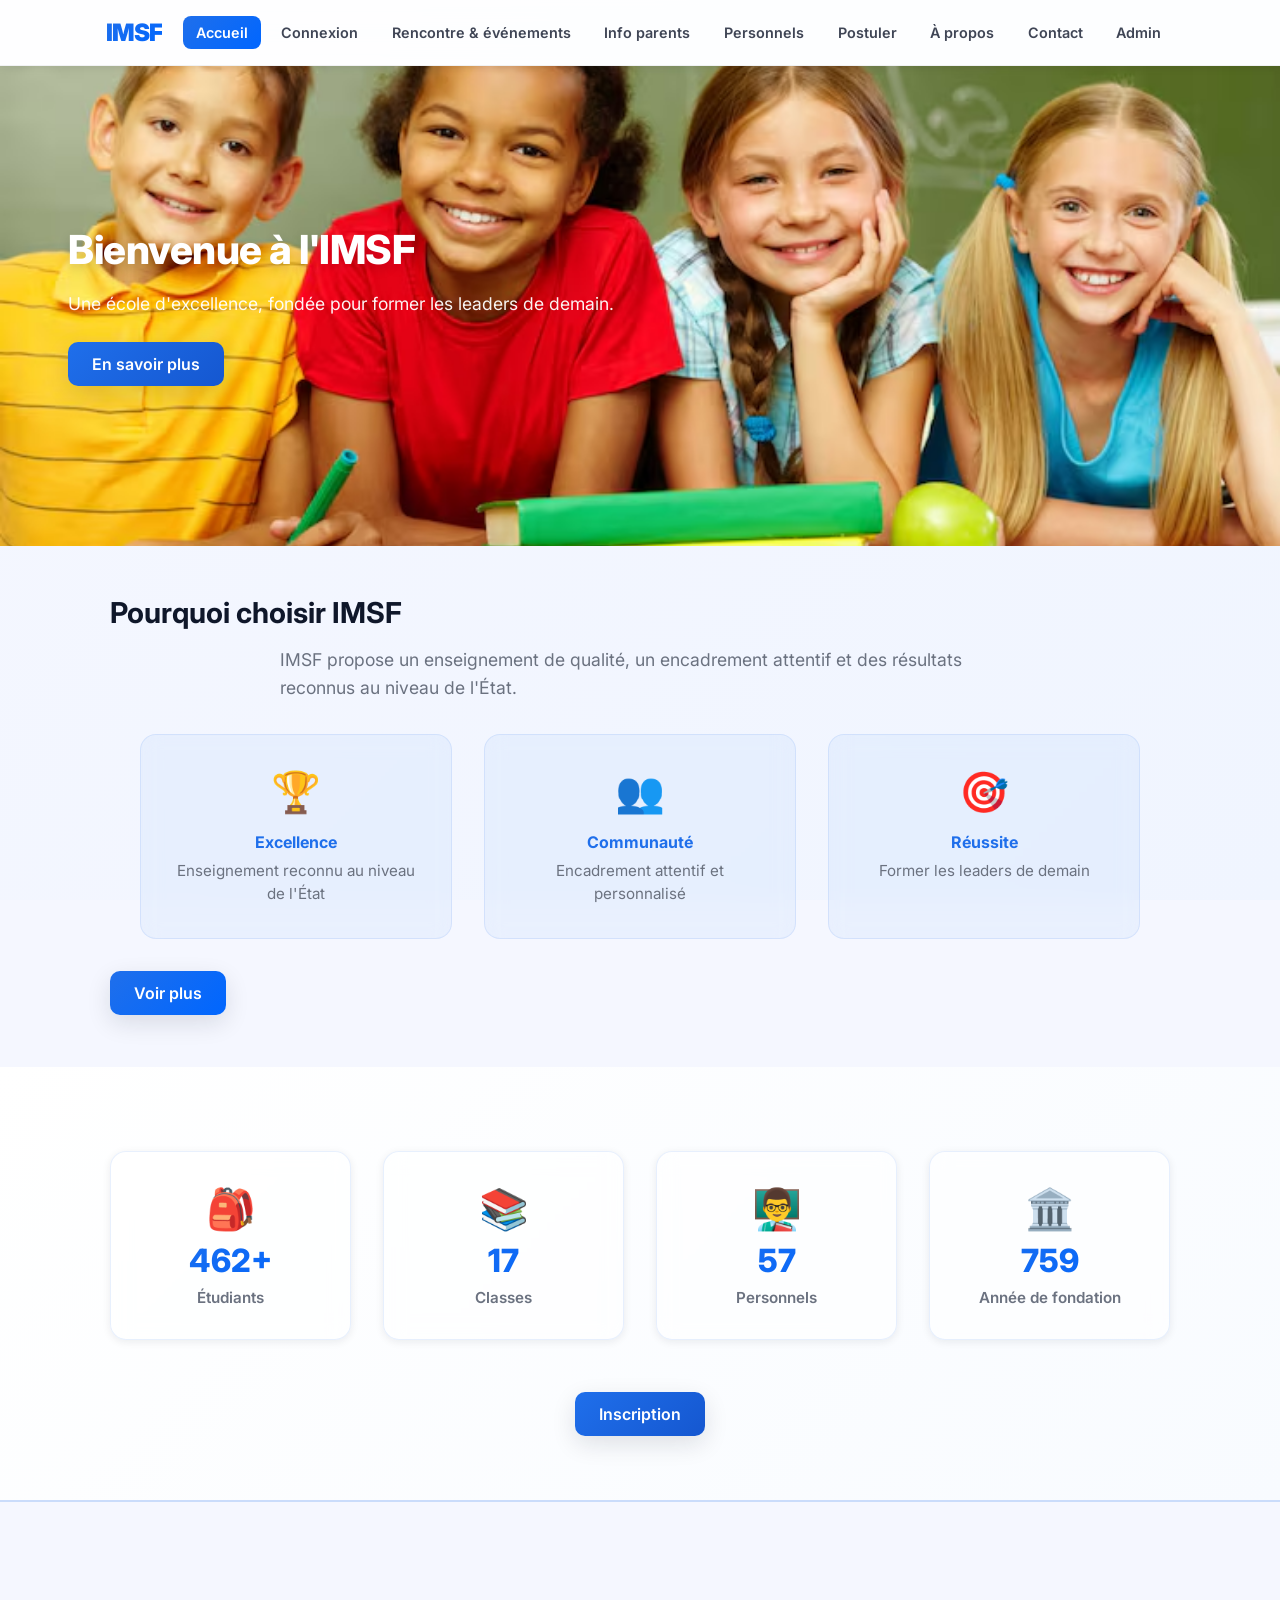
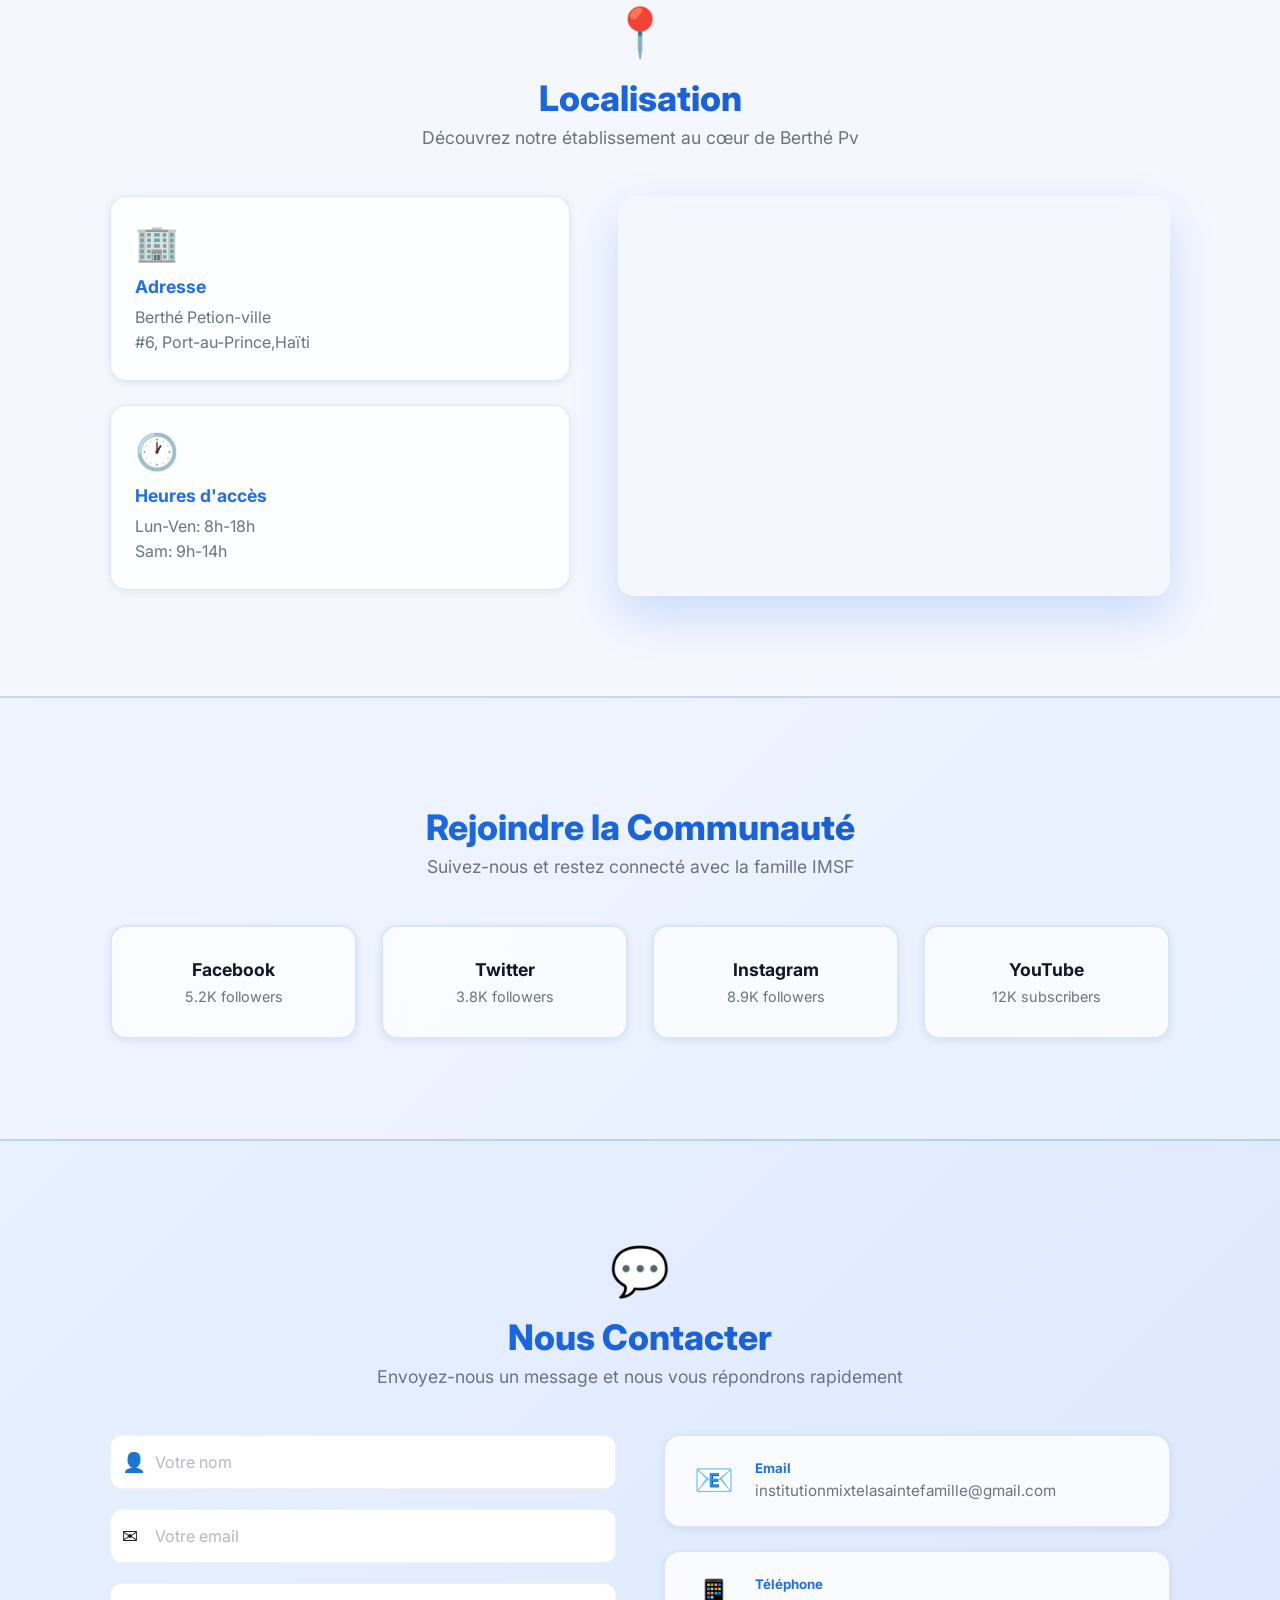
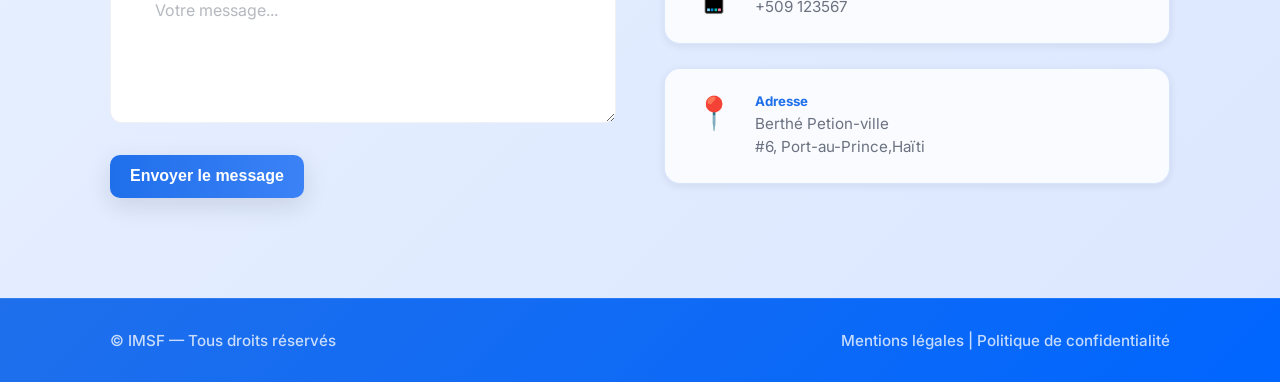
<file: index.html>
<!doctype html>
<html lang="fr">
<head>
  <meta charset="utf-8">
  <meta name="viewport" content="width=device-width,initial-scale=1">
  <title>IMSF — Accueil</title>
  <link rel="stylesheet" href="styles.css">
  <link rel="stylesheet" href="theme.css">
  <link href="https://fonts.googleapis.com/css2?family=Inter:wght@300;400;600;800&display=swap" rel="stylesheet">
</head>
<body>
  <!-- Welcome loader -->
  <div id="welcome" class="welcome">
    <div class="welcome-card">
      <h1>Welcome to IMSF</h1>
    </div>
  </div>

  <header class="site-header">
    <div class="container header-inner">
      <div class="brand">
        <div class="logo">IMSF</div>
      </div>
      <nav class="nav" id="nav">
        <a href="index.html" class="active">Accueil</a>
        <a href="login.html">Connexion</a>
        <a href="events.html">Rencontre & événements</a>
        <a href="info_parents.html">Info parents</a>
        <a href="personnels.html">Personnels</a>
        <a href="postuler.html">Postuler</a>
        <a href="about.html">À propos</a>
        <a href="contact.html">Contact</a>
        <a href="admin.html">Admin</a>
      </nav>
      <button id="navToggle" class="nav-toggle">☰</button>
    </div>
  </header>

  <main>
    <section class="hero">
      <div class="hero-image" style="background-image: url('header.jpg.avif'); background-size: cover; background-position: center;">
        <div class="hero-overlay">
          <h2>Bienvenue à l'IMSF</h2>
          <p>Une école d'excellence, fondée pour former les leaders de demain.</p>
          <a class="btn" href="about.html">En savoir plus</a>
        </div>
      
      </div>
    </section>

    <section class="why container">
      <h3>Pourquoi choisir IMSF</h3>
      <p class="lead">IMSF propose un enseignement de qualité, un encadrement attentif et des résultats reconnus au niveau de l'État.</p>
      
      <div class="why-grid">
        <div class="why-card">
          <div>🏆</div>
          <h4>Excellence</h4>
          <p>Enseignement reconnu au niveau de l'État</p>
        </div>
        <div class="why-card">
          <div>👥</div>
          <h4>Communauté</h4>
          <p>Encadrement attentif et personnalisé</p>
        </div>
        <div class="why-card">
          <div>🎯</div>
          <h4>Réussite</h4>
          <p>Former les leaders de demain</p>
        </div>
      </div>
      
      <a class="btn" href="about.html" style="background:linear-gradient(135deg, #1f6feb, #0066ff); color: white;">Voir plus</a>
    </section>

    <section class="stats">
      <div class="container stats-grid">
        <div class="stat">
          <div class="stat-icon">🎒</div>
          <div class="num">1200+</div>
          <div class="label">Étudiants</div>
        </div>
        <div class="stat">
          <div class="stat-icon">📚</div>
          <div class="num">45</div>
          <div class="label">Classes</div>
        </div>
        <div class="stat">
          <div class="stat-icon">👨‍🏫</div>
          <div class="num">150</div>
          <div class="label">Personnels</div>
        </div>
        <div class="stat">
          <div class="stat-icon">🏛️</div>
          <div class="num">1998</div>
          <div class="label">Année de fondation</div>
        </div>
      </div>
      <div class="center-cta">
        <a class="btn" href="https://docs.google.com/forms/d/e/1FAIpQLScIJ0hGzybAZkQCzRBB84q7aKa7XE8QFSDL7jlGN-uZ5_zEpQ/viewform?usp=header">Inscription</a>
   
      </div>
    </section>

    <section class="location location-section">
      <div class="container">
        <div class="section-header">
          <div class="header-icon">📍</div>
          <h3>Localisation</h3>
          <p class="section-subtitle">Découvrez notre établissement au cœur de Berthé Pv</p>
        </div>
        <div class="location-content">
          <div class="location-info">
            <div class="info-card">
              <div class="info-icon">🏢</div>
              <h4>Adresse</h4>
              <p>Berthé Petion-ville <br>#6, Port-au-Prince,Haïti</p>
            </div>
            
            <div class="info-card">
              <div class="info-icon">🕐</div>
              <h4>Heures d'accès</h4>
              <p>Lun-Ven: 8h-18h<br>Sam: 9h-14h</p>
            </div>
          </div>
          <div class="map-container">
            <div class="map" style="filter: hue-rotate(200deg) saturate(1.5); border-radius: 16px; overflow: hidden;">
              <iframe src="" loading="lazy"></iframe>
            </div>
          </div>
        </div>
      </div>
    </section>

    <section class="community community-section">
      <div class="container">
        <div class="section-header">
          
          <h3>Rejoindre la Communauté</h3>
          <p class="section-subtitle">Suivez-nous et restez connecté avec la famille IMSF</p>
        </div>
        <div class="socials-grid">
          <a href="#" class="social-card" style="--color: #3b5998;">
            
            <div class="social-name">Facebook</div>
            <div class="social-count">5.2K followers</div>
          </a>
          <a href="#" class="social-card" style="--color: #1da1f2;">
            
            <div class="social-name">Twitter</div>
            <div class="social-count">3.8K followers</div>
          </a>
          <a href="#" class="social-card" style="--color: #e1306c;">
            
            <div class="social-name">Instagram</div>
            <div class="social-count">8.9K followers</div>
          </a>
          <a href="#" class="social-card" style="--color: #ff0000;">
            
            <div class="social-name">YouTube</div>
            <div class="social-count">12K subscribers</div>
          </a>
        </div>
      </div>
    </section>

    <section id="contact" class="contact contact-section">
      <div class="container">
        <div class="section-header">
          <div class="header-icon">💬</div>
          <h3>Nous Contacter</h3>
          <p class="section-subtitle">Envoyez-nous un message et nous vous répondrons rapidement</p>
        </div>
        <div class="contact-wrapper">
          <form id="contactForm" class="contact-form">
            <div class="form-group">
              <input type="text" name="name" placeholder="Votre nom" required>
              <span class="input-icon">👤</span>
            </div>
            <div class="form-group">
              <input type="email" name="email" placeholder="Votre email" required>
              <span class="input-icon">✉️</span>
            </div>
            <div class="form-group full-width">
              <textarea name="message" placeholder="Votre message..." required></textarea>
              
            </div>
            <button class="btn btn-submit" type="submit">Envoyer le message</button>
          </form>
          <div class="contact-info">
            <div class="contact-item">
              <div class="contact-icon">📧</div>
              <div>
                <h5>Email</h5>
                <p>institutionmixtelasaintefamille@gmail.com</p>
              </div>
            </div>
            <div class="contact-item">
              <div class="contact-icon">📱</div>
              <div>
                <h5>Téléphone</h5>
                <p>+509 123567</p>
              </div>
            </div>
            <div class="contact-item">
              <div class="contact-icon">📍</div>
              <div>
                <h5>Adresse</h5>
                <p>Berthé Petion-ville <br>#6, Port-au-Prince,Haïti</p>
              </div>
            </div>
          </div>
        </div>
      </div>
    </section>
  </main>

  <footer class="site-footer">
    <div class="container footer-inner">
      <div>© IMSF — Tous droits réservés</div>
      <div>Mentions légales | Politique de confidentialité</div>
    </div>
  </footer>

  <script src="ux.js"></script>
  <script src="main.js"></script>
</body>
</html>
</file>
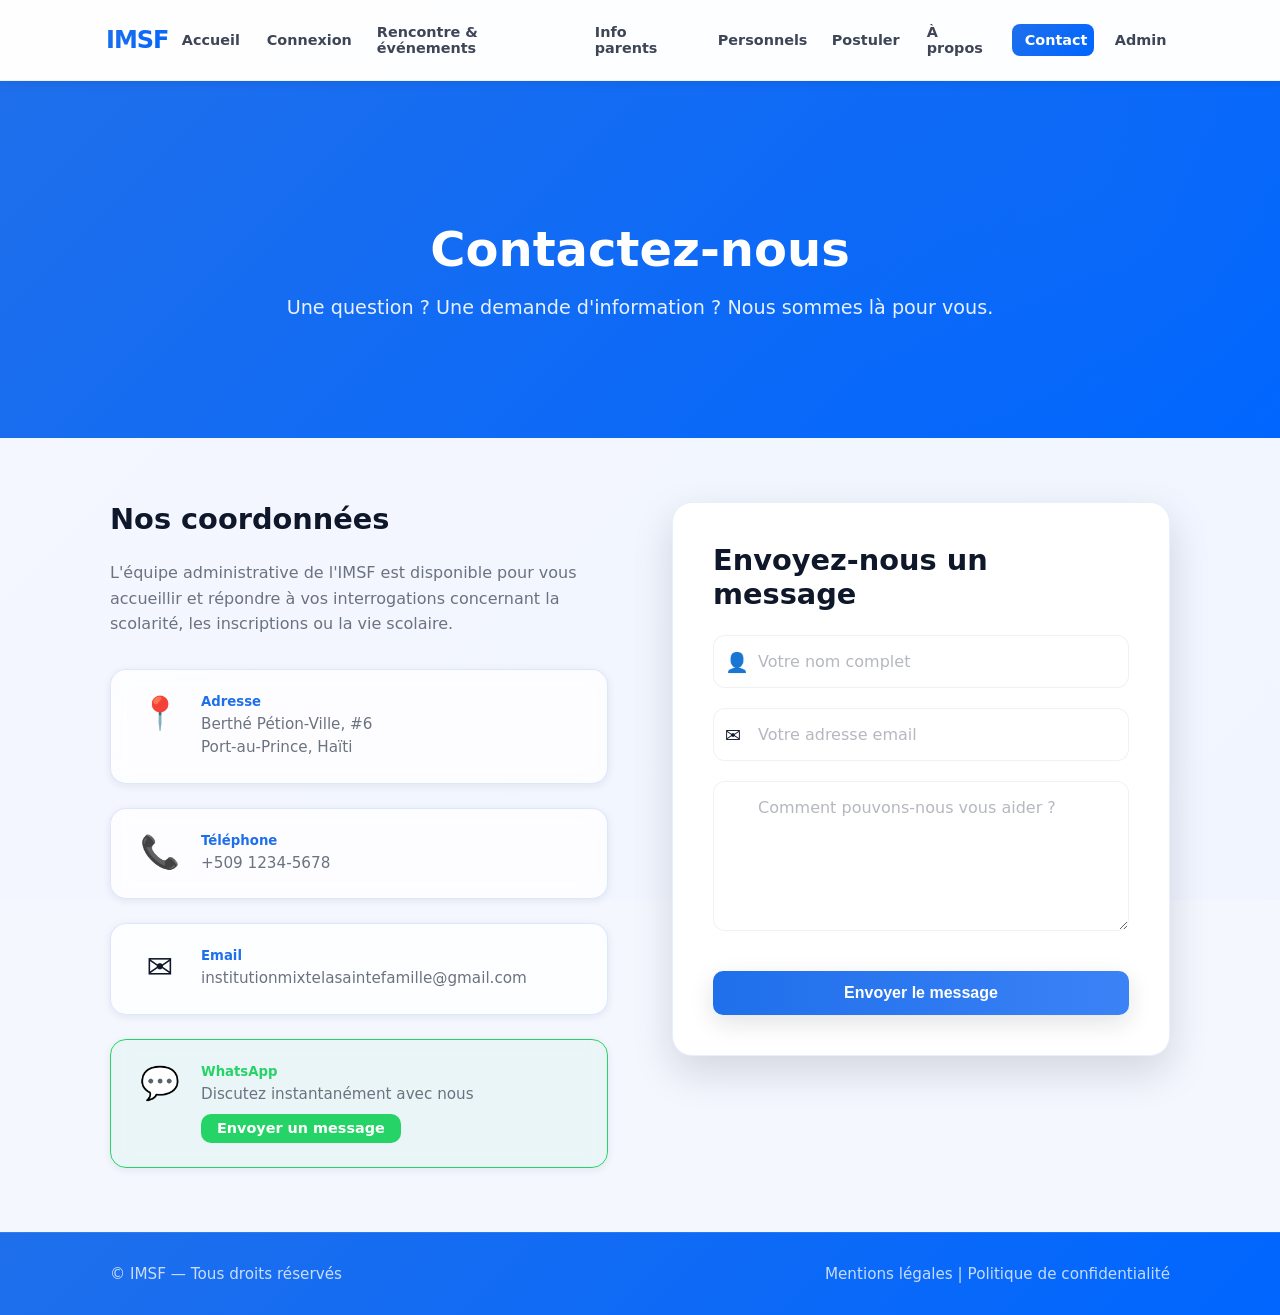
<file: contact.html>
<!doctype html>
<html lang="fr">
<head>
  <meta charset="utf-8">
  <meta name="viewport" content="width=device-width,initial-scale=1">
  <title>IMSF — Contact</title>
  <link rel="stylesheet" href="styles.css">
  <link rel="stylesheet" href="theme.css">
  <header class="site-header">
    <div class="container header-inner">
      <div class="brand">
        <div class="logo">IMSF</div>
      </div>
      <nav class="nav" id="nav">
        <a href="index.html">Accueil</a>
        <a href="login.html">Connexion</a>
        <a href="events.html">Rencontre & événements</a>
        <a href="info_parents.html">Info parents</a>
        <a href="personnels.html">Personnels</a>
        <a href="postuler.html">Postuler</a>
        <a href="about.html">À propos</a>
        <a href="contact.html" class="active">Contact</a>
        <a href="admin.html">Admin</a>
      </nav>
      <button id="navToggle" class="nav-toggle">☰</button>
    </div>
  </header>

  <main class="contact-page">
    <section class="page-hero" style="background:linear-gradient(135deg, #1f6feb, #0066ff); color:#fff; padding:5rem 0; position:relative; overflow:hidden;">
      <div class="hero-content container" style="position:relative; z-index:2; text-align:center;">
        <h1 style="font-size:3rem; margin-bottom:1rem;">Contactez-nous</h1>
        <p class="subtitle" style="font-size:1.2rem; opacity:0.9;">Une question ? Une demande d'information ? Nous sommes là pour vous.</p>
      </div>
      <div style="position:absolute; top:-50%; right:-10%; width:600px; height:600px; background:radial-gradient(circle, rgba(31,111,235,0.15), transparent 70%); border-radius:50%;"></div>
    </section>

    <section class="container" style="padding:4rem 1.25rem;">
      <div class="contact-wrapper" style="display:grid; grid-template-columns: 1fr 1fr; gap:4rem; align-items:start;">
        
        <div class="contact-info-col">
          <h2 style="margin-top:0; margin-bottom:1.5rem; font-size:1.8rem; color:var(--dark);">Nos coordonnées</h2>
          <p style="color:var(--muted); margin-bottom:2rem; line-height:1.6;">
            L'équipe administrative de l'IMSF est disponible pour vous accueillir et répondre à vos interrogations concernant la scolarité, les inscriptions ou la vie scolaire.
          </p>

          <div class="info-cards" style="display:grid; gap:1.5rem;">
            <div class="contact-item">
              <div class="contact-icon">📍</div>
              <div>
                <h5>Adresse</h5>
                <p>Berthé Pétion-Ville, #6<br>Port-au-Prince, Haïti</p>
              </div>
            </div>

            <div class="contact-item">
              <div class="contact-icon">📞</div>
              <div>
                <h5>Téléphone</h5>
                <p>+509 1234-5678</p>
              </div>
            </div>

            <div class="contact-item">
              <div class="contact-icon">✉️</div>
              <div>
                <h5>Email</h5>
                <p>institutionmixtelasaintefamille@gmail.com</p>
              </div>
            </div>

            <div class="contact-item" style="border:1px solid #25D366; background:rgba(37,211,102,0.05);">
              <div class="contact-icon">💬</div>
              <div>
                <h5 style="color:#25D366;">WhatsApp</h5>
                <p style="margin-bottom:0.5rem;">Discutez instantanément avec nous</p>
                <a href="https://wa.me/50912345678" target="_blank" class="btn" style="background:#25D366; padding:0.4rem 1rem; font-size:0.9rem; box-shadow:none;">Envoyer un message</a>
              </div>
            </div>
          </div>
        </div>

        <div class="contact-form-col" style="background:#fff; padding:2.5rem; border-radius:20px; box-shadow:var(--shadow-lg); border:1px solid rgba(31,111,235,0.1);">
          <h2 style="margin-top:0; margin-bottom:1.5rem; font-size:1.8rem; color:var(--dark);">Envoyez-nous un message</h2>
          <form id="contactForm" class="contact-form">
            <div class="form-group">
              <input type="text" name="name" placeholder="Votre nom complet" required>
              <span class="input-icon">👤</span>
            </div>
            <div class="form-group">
              <input type="email" name="email" placeholder="Votre adresse email" required>
              <span class="input-icon">✉️</span>
            </div>
            <div class="form-group full-width">
              <textarea name="message" placeholder="Comment pouvons-nous vous aider ?" required style="min-height:150px;"></textarea>
            </div>
            <button class="btn btn-submit" type="submit" style="width:100%; margin-top:1rem;">Envoyer le message</button>
          </form>
        </div>

      </div>
    </section>
  </main>

  <footer class="site-footer">
    <div class="container footer-inner">
      <div>© IMSF — Tous droits réservés</div>
      <div>Mentions légales | Politique de confidentialité</div>
    </div>
  </footer>

  <script src="ux.js"></script>
</file>
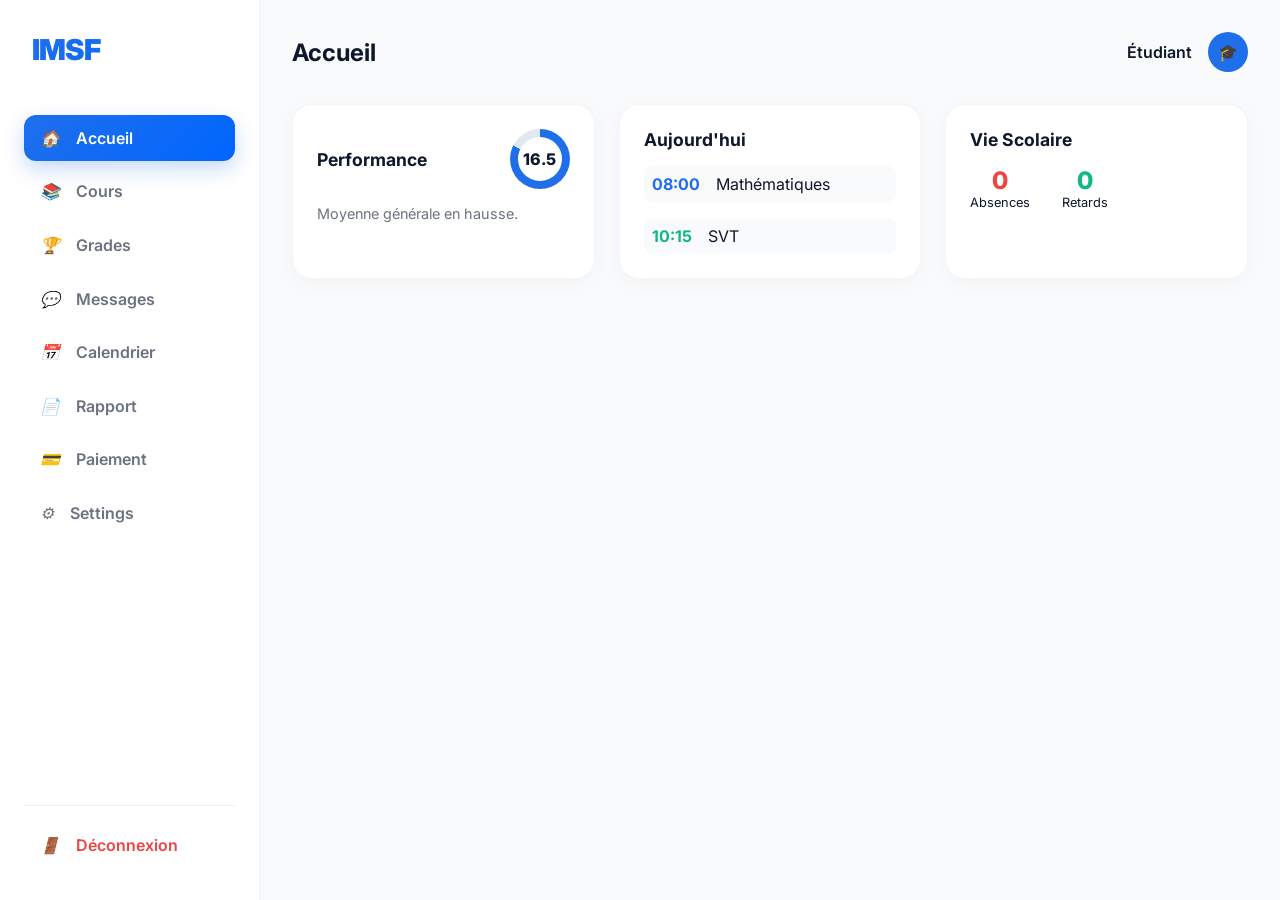
<file: dashboard.html>
<!doctype html>
<html lang="fr">
<head>
  <meta charset="utf-8">
  <meta name="viewport" content="width=device-width,initial-scale=1">
  <title>IMSF — Espace Étudiant</title>
  <link rel="stylesheet" href="styles.css">
  <link rel="stylesheet" href="theme.css">
  <link href="https://fonts.googleapis.com/css2?family=Inter:wght@300;400;600;800&display=swap" rel="stylesheet">
</head>
<body>
  <div class="dashboard-layout">
    <!-- Sidebar Gauche -->
    <aside class="dash-sidebar">
      <div class="dash-logo logo">IMSF</div>
      
      <nav class="dash-nav">
        <a href="#view-home" class="dash-nav-item active">
          <i>🏠</i> <span>Accueil</span>
        </a>
        <a href="#view-cours" class="dash-nav-item">
          <i>📚</i> <span>Cours</span>
        </a>
        <a href="#view-grades" class="dash-nav-item">
          <i>🏆</i> <span>Grades</span>
        </a>
        <a href="#view-messages" class="dash-nav-item">
          <i>💬</i> <span>Messages</span>
        </a>
        <a href="#view-calendar" class="dash-nav-item">
          <i>📅</i> <span>Calendrier</span>
        </a>
        <a href="#view-report" class="dash-nav-item">
          <i>📄</i> <span>Rapport</span>
        </a>
        <a href="#view-payment" class="dash-nav-item">
          <i>💳</i> <span>Paiement</span>
        </a>
        <a href="#view-settings" class="dash-nav-item">
          <i>⚙️</i> <span>Settings</span>
        </a>
      </nav>

      <div style="margin-top: auto; padding-top: 1rem; border-top: 1px solid #eee;">
        <a href="index.html" class="dash-nav-item" style="color: #ef4444;">
          <i>🚪</i> <span>Déconnexion</span>
        </a>
      </div>
    </aside>

    <!-- Contenu Principal -->
    <main class="dash-content">
      
      <!-- Header Simple -->
      <div style="display: flex; justify-content: space-between; align-items: center; margin-bottom: 2rem;">
        <h2 id="pageTitle" style="margin:0;">Accueil</h2>
        <div style="display: flex; align-items: center; gap: 1rem;">
          <span style="font-weight: 600;" id="studentNameDisplay">Étudiant</span>
          <div style="width: 40px; height: 40px; background: var(--accent-1); color: #fff; border-radius: 50%; display: flex; align-items: center; justify-content: center;">🎓</div>
        </div>
      </div>

      <!-- VUE: ACCUEIL (Widgets existants) -->
      <div id="view-home" class="dash-view">
        <div style="display:grid; grid-template-columns: repeat(auto-fit, minmax(300px, 1fr)); gap:1.5rem;">
          
          <!-- Widget Performance -->
          <div class="dash-widget">
            <div style="display:flex; justify-content:space-between; align-items:center; margin-bottom:1rem;">
              <h3 style="margin:0; font-size: 1.1rem;">Performance</h3>
              <div class="progress-circle" style="--percent: 82.5%; width: 60px; height: 60px;">
                <span class="progress-value" style="font-size: 1rem;">16.5</span>
              </div>
            </div>
            <p style="color: var(--muted); font-size: 0.9rem;">Moyenne générale en hausse.</p>
          </div>

          <!-- Widget Emploi du temps (Aujourd'hui) -->
          <div class="dash-widget">
            <h3 style="margin:0 0 1rem; font-size: 1.1rem;">Aujourd'hui</h3>
            <div style="display: flex; gap: 1rem; flex-direction: column;">
              <div style="display: flex; gap: 1rem; align-items: center; padding: 0.5rem; background: #f8fafc; border-radius: 8px;">
                <span style="font-weight: 700; color: var(--accent-1);">08:00</span>
                <span>Mathématiques</span>
              </div>
              <div style="display: flex; gap: 1rem; align-items: center; padding: 0.5rem; background: #f8fafc; border-radius: 8px;">
                <span style="font-weight: 700; color: #10b981;">10:15</span>
                <span>SVT</span>
              </div>
            </div>
          </div>

          <!-- Widget Vie Scolaire -->
          <div class="dash-widget">
            <h3 style="margin:0 0 1rem; font-size: 1.1rem;">Vie Scolaire</h3>
            <div style="display: flex; gap: 2rem;">
              <div style="text-align: center;">
                <div style="font-size: 1.5rem; font-weight: 800; color: #ef4444;">0</div>
                <div style="font-size: 0.8rem;">Absences</div>
              </div>
              <div style="text-align: center;">
                <div style="font-size: 1.5rem; font-weight: 800; color: #10b981;">0</div>
                <div style="font-size: 0.8rem;">Retards</div>
              </div>
            </div>
          </div>
        </div>
      </div>

      <!-- VUE: COURS -->
      <div id="view-cours" class="dash-view" style="display: none;">
        <div class="dash-widget">
          <h3>Mes Cours</h3>
          <div style="display: grid; grid-template-columns: repeat(auto-fill, minmax(200px, 1fr)); gap: 1rem; margin-top: 1rem;">
            <div class="course-card" style="padding: 1.5rem; background: #f0f9ff; border-radius: 12px; text-align: center; cursor: pointer;">
              <div style="font-size: 2rem; margin-bottom: 0.5rem;">📐</div>
              <strong>Mathématiques</strong>
            </div>
            <div class="course-card" style="padding: 1.5rem; background: #f0fdf4; border-radius: 12px; text-align: center; cursor: pointer;">
              <div style="font-size: 2rem; margin-bottom: 0.5rem;">🧬</div>
              <strong>SVT</strong>
            </div>
            <div class="course-card" style="padding: 1.5rem; background: #fff7ed; border-radius: 12px; text-align: center; cursor: pointer;">
              <div style="font-size: 2rem; margin-bottom: 0.5rem;">📚</div>
              <strong>Français</strong>
            </div>
            <div class="course-card" style="padding: 1.5rem; background: #f5f3ff; border-radius: 12px; text-align: center; cursor: pointer;">
              <div style="font-size: 2rem; margin-bottom: 0.5rem;">🇬🇧</div>
              <strong>Anglais</strong>
            </div>
          </div>
        </div>
      </div>

      <!-- VUE: DETAIL COURS -->
      <div id="view-course-detail" class="dash-view" style="display: none;">
        <button id="backToCourses" class="btn outline" style="margin-bottom: 1.5rem; padding: 0.5rem 1rem; font-size: 0.9rem;">← Retour aux cours</button>
        <div class="dash-widget">
          <h3 id="courseDetailTitle" style="margin-bottom: 1.5rem;">Nom du Cours</h3>
          <div id="courseResources" style="display: grid; gap: 1rem;">
            <!-- Ressources injectées par JS -->
          </div>
        </div>
      </div>

      <!-- VUE: GRADES -->
      <div id="view-grades" class="dash-view" style="display: none;">
        <div class="dash-widget">
          <h3>Résultats & Bulletins</h3>
          <table class="dash-table">
            <thead>
              <tr>
                <th>Matière</th>
                <th>Type</th>
                <th>Note</th>
                <th>Action</th>
              </tr>
            </thead>
            <tbody>
              <tr>
                <td>Mathématiques</td>
                <td>Contrôle #1</td>
                <td><span style="color: #10b981; font-weight: 700;">18/20</span></td>
                <td><button class="btn outline btn-pdf" style="padding: 0.2rem 0.6rem; font-size: 0.8rem;">PDF</button></td>
              </tr>
              <tr>
                <td>Physique</td>
                <td>Quiz</td>
                <td><span style="color: #10b981; font-weight: 700;">15/20</span></td>
                <td><button class="btn outline btn-pdf" style="padding: 0.2rem 0.6rem; font-size: 0.8rem;">PDF</button></td>
              </tr>
            </tbody>
          </table>
        </div>
      </div>

      <!-- VUE: MESSAGES -->
      <div id="view-messages" class="dash-view" style="display: none;">
        <div class="dash-widget">
          <h3>Notifications de la Direction</h3>
          <div style="margin-top: 1rem;">
            <div class="msg-item">
              <div style="font-weight: 700; margin-bottom: 0.2rem;">📢 Information importante</div>
              <p style="margin: 0; font-size: 0.9rem; color: var(--muted);">Il n'y aura pas de classe ce vendredi pour cause de réunion pédagogique.</p>
              <div style="font-size: 0.8rem; color: #94a3b8; margin-top: 0.5rem;">Il y a 2 heures</div>
            </div>
            <div class="msg-item">
              <div style="font-weight: 700; margin-bottom: 0.2rem;">📅 Rappel Inscription</div>
              <p style="margin: 0; font-size: 0.9rem; color: var(--muted);">Pensez à finaliser votre réinscription avant le 30 juin.</p>
              <div style="font-size: 0.8rem; color: #94a3b8; margin-top: 0.5rem;">Hier</div>
            </div>
          </div>
        </div>
      </div>

      <!-- VUE: CALENDRIER -->
      <div id="view-calendar" class="dash-view" style="display: none;">
        <div class="dash-widget">
          <h3>Calendrier Scolaire</h3>
          <p>Emploi du temps complet de la classe.</p>
          <div style="background: #f1f5f9; height: 300px; border-radius: 12px; display: flex; align-items: center; justify-content: center; color: var(--muted);">
            [Composant Calendrier Complet]
          </div>
        </div>
      </div>

      <!-- VUE: RAPPORT -->
      <div id="view-report" class="dash-view" style="display: none;">
        <div class="dash-widget">
          <h3>Rapport Annuel</h3>
          <p>Téléchargez votre rapport de performance complet.</p>
          <button class="btn" style="margin-top: 1rem;">📥 Télécharger le rapport (PDF)</button>
        </div>
      </div>

      <!-- VUE: PAIEMENT -->
      <div id="view-payment" class="dash-view" style="display: none;">
        <div class="dash-widget">
          <h3>Historique des Paiements</h3>
          <table class="dash-table">
            <thead>
              <tr>
                <th>Description</th>
                <th>Date</th>
                <th>Montant</th>
                <th>Statut</th>
              </tr>
            </thead>
            <tbody>
              <tr>
                <td>1er Versement</td>
                <td>01 Sept 2025</td>
                <td>25,000 HTG</td>
                <td><span style="background: #dcfce7; color: #166534; padding: 0.2rem 0.6rem; border-radius: 20px; font-size: 0.8rem;">Payé</span></td>
              </tr>
              <tr>
                <td>2ème Versement</td>
                <td>--</td>
                <td>25,000 HTG</td>
                <td><span style="background: #fee2e2; color: #991b1b; padding: 0.2rem 0.6rem; border-radius: 20px; font-size: 0.8rem;">En attente</span></td>
              </tr>
            </tbody>
          </table>
        </div>
      </div>

      <!-- VUE: SETTINGS -->
      <div id="view-settings" class="dash-view" style="display: none;">
        <div class="dash-widget" style="max-width: 500px;">
          <h3>Paramètres</h3>
          <form class="contact-form" style="grid-template-columns: 1fr; gap: 1rem; margin-top: 1rem;">
            <div class="form-group">
              <label>Changer de mot de passe</label>
              <input type="password" placeholder="Nouveau mot de passe">
            </div>
            <div class="form-group">
              <label>Thème</label>
              <select id="themeSelect" style="width: 100%; padding: 1rem; border-radius: 12px; border: 1px solid #e2e8f0;">
                <option value="light">Clair (Défaut)</option>
                <option value="dark">Sombre</option>
              </select>
            </div>
            <button class="btn" type="button">Sauvegarder</button>
          </form>
        </div>
      </div>

    </main>
  </div>

  <script src="ux.js"></script>
  <script src="main.js"></script>
  <script src="dashboard.js"></script>
  <script>
    // Script simple pour afficher le nom stocké
    document.addEventListener('DOMContentLoaded', () => {
      const name = localStorage.getItem('studentName');
      if(name) document.getElementById('studentNameDisplay').textContent = name;
    });
  </script>
</body>
</html>
</file>
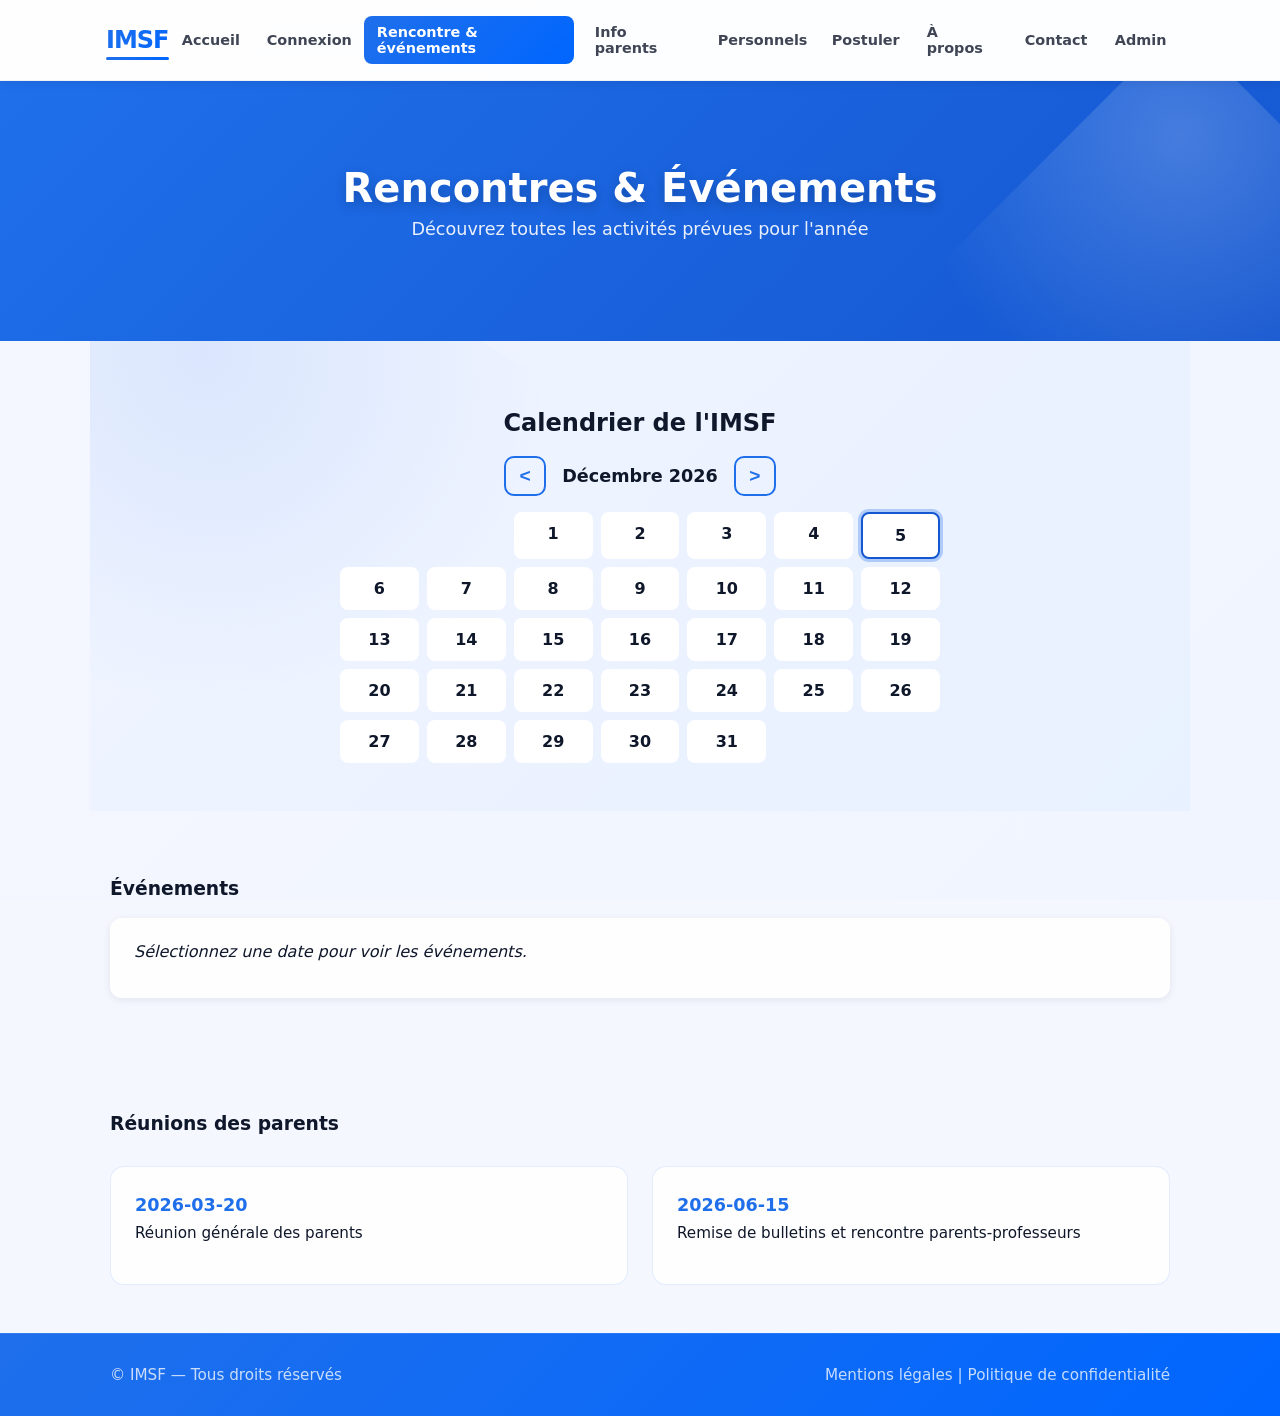
<file: events.html>
<!doctype html>
<html lang="fr">
<head>
  <meta charset="utf-8">
  <meta name="viewport" content="width=device-width,initial-scale=1">
  <title>IMSF — Rencontres & Événements</title>
  <link rel="stylesheet" href="styles.css">
  <link rel="stylesheet" href="theme.css">
</head>
<body>
  <!-- header same as index -->
  <header class="site-header">
    <div class="container header-inner">
      <div class="brand">
        <div class="logo">IMSF</div>
      </div>
      <nav class="nav" id="nav">
        <a href="index.html">Accueil</a>
        <a href="login.html">Connexion</a>
        <a href="events.html" class="active">Rencontre & événements</a>
        <a href="info_parents.html">Info parents</a>
        <a href="personnels.html">Personnels</a>
        <a href="postuler.html">Postuler</a>
        <a href="about.html">À propos</a>
        <a href="contact.html">Contact</a>
        <a href="admin.html">Admin</a>
      </nav>
      <button id="navToggle" class="nav-toggle">☰</button>
    </div>
  </header>

  <main class="events-page">
    <section class="page-hero events-hero">
      <div class="hero-content container">
        <h1>Rencontres & Événements</h1>
        <p>Découvrez toutes les activités prévues pour l'année</p>
      </div>
    </section>

    <section class="calendar-section container">
      <h2>Calendrier de l'IMSF</h2>
      <div class="calendar-controls">
        <button id="prevMonth" class="btn outline">&lt;</button>
        <span id="monthLabel"></span>
        <button id="nextMonth" class="btn outline">&gt;</button>
      </div>
      <div id="calendar"></div>
    </section>

    <section class="events-info container">
      <h3>Événements</h3>
      <div id="eventDetails" class="events-box">Sélectionnez une date pour voir les événements.</div>
    </section>

    <section class="parent-meetings container">
      <h3>Réunions des parents</h3>
      <div id="parentMeetingsList" class="meetings-grid">
        <!-- cards generated by JS -->
      </div>
    </section>
  </main>

  <footer class="site-footer">
    <div class="container footer-inner">
      <div>© IMSF — Tous droits réservés</div>
      <div>Mentions légales | Politique de confidentialité</div>
    </div>
  </footer>

  <script src="calendar.js"></script>
  <script src="main.js"></script>
</body>
</html>
</file>
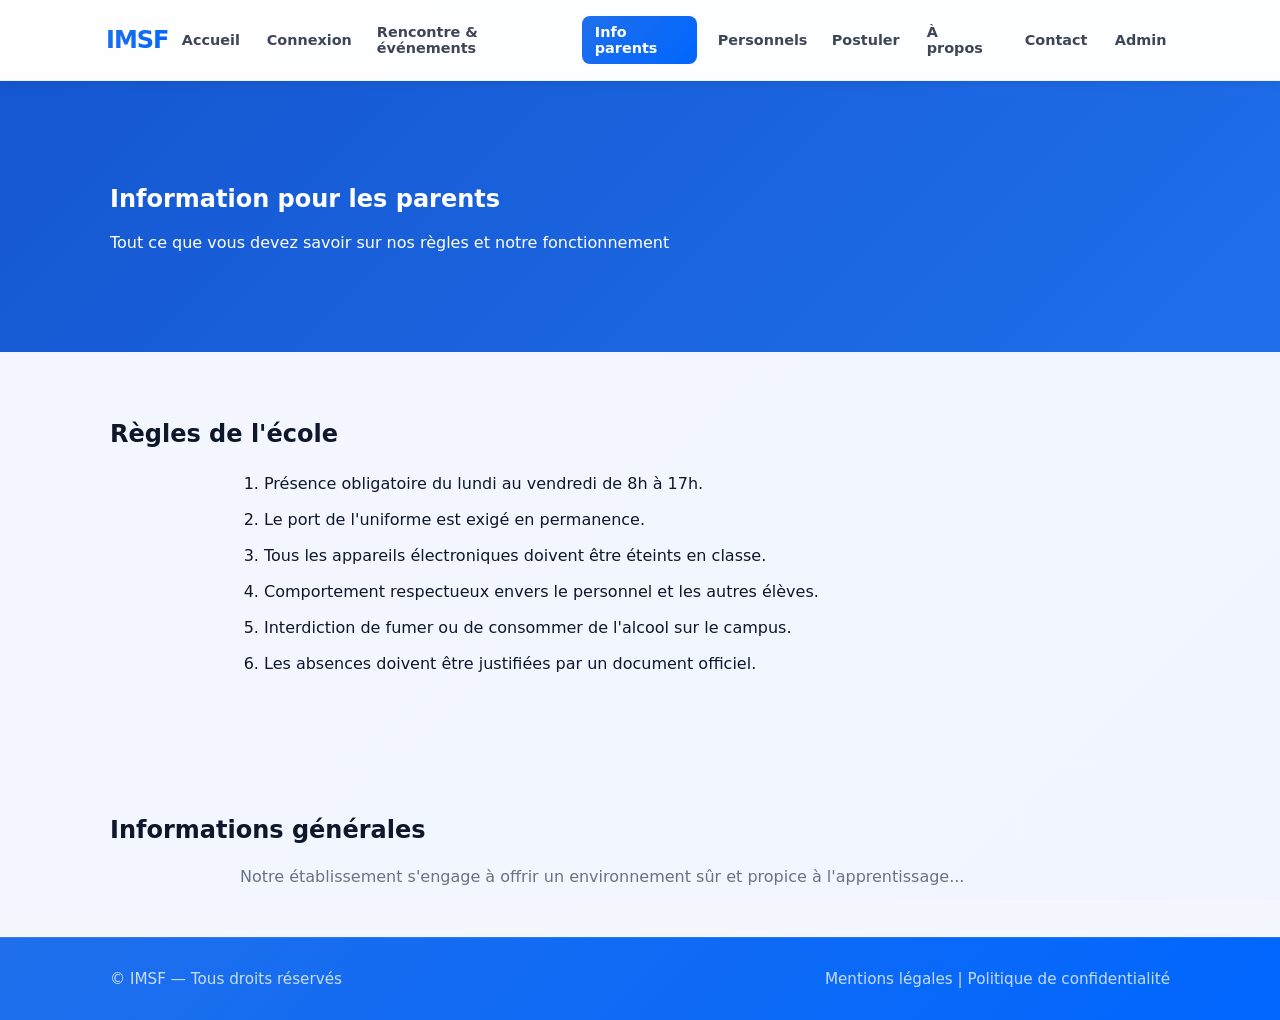
<file: info_parents.html>
<!doctype html>
<html lang="fr">
<head>
  <meta charset="utf-8">
  <meta name="viewport" content="width=device-width,initial-scale=1">
  <title>IMSF — Info Parents</title>
  <link rel="stylesheet" href="styles.css">
  <link rel="stylesheet" href="theme.css">
</head>
<body>
  <header class="site-header">
    <div class="container header-inner">
      <div class="brand">
        <div class="logo">IMSF</div>
      </div>
      <nav class="nav" id="nav">
        <a href="index.html">Accueil</a>
        <a href="login.html">Connexion</a>
        <a href="events.html">Rencontre & événements</a>
        <a href="info_parents.html" class="active">Info parents</a>
        <a href="personnels.html">Personnels</a>
        <a href="postuler.html">Postuler</a>
        <a href="about.html">À propos</a>
        <a href="contact.html">Contact</a>
        <a href="admin.html">Admin</a>
      </nav>
      <button id="navToggle" class="nav-toggle">☰</button>
    </div>
  </header>

  <main class="info-parents-page">
    <section class="page-hero info-hero">
      <div class="hero-content container">
        <h1>Information pour les parents</h1>
        <p>Tout ce que vous devez savoir sur nos règles et notre fonctionnement</p>
      </div>
    </section>

    <section class="rules-section container">
      <h2>Règles de l'école</h2>
      <ul class="rules-list">
        <li>Présence obligatoire du lundi au vendredi de 8h à 17h.</li>
        <li>Le port de l'uniforme est exigé en permanence.</li>
        <li>Tous les appareils électroniques doivent être éteints en classe.</li>
        <li>Comportement respectueux envers le personnel et les autres élèves.</li>
        <li>Interdiction de fumer ou de consommer de l'alcool sur le campus.</li>
        <li>Les absences doivent être justifiées par un document officiel.</li>
      </ul>
    </section>

    <section class="parents-info container">
      <h2>Informations générales</h2>
      <p>Notre établissement s'engage à offrir un environnement sûr et propice à l'apprentissage...</p>
      <!-- could add more content or cards similar to events page -->
    </section>

  </main>

  <footer class="site-footer">
    <div class="container footer-inner">
      <div>© IMSF — Tous droits réservés</div>
      <div>Mentions légales | Politique de confidentialité</div>
    </div>
  </footer>

  <script src="main.js"></script>
</body>
</html>
</file>
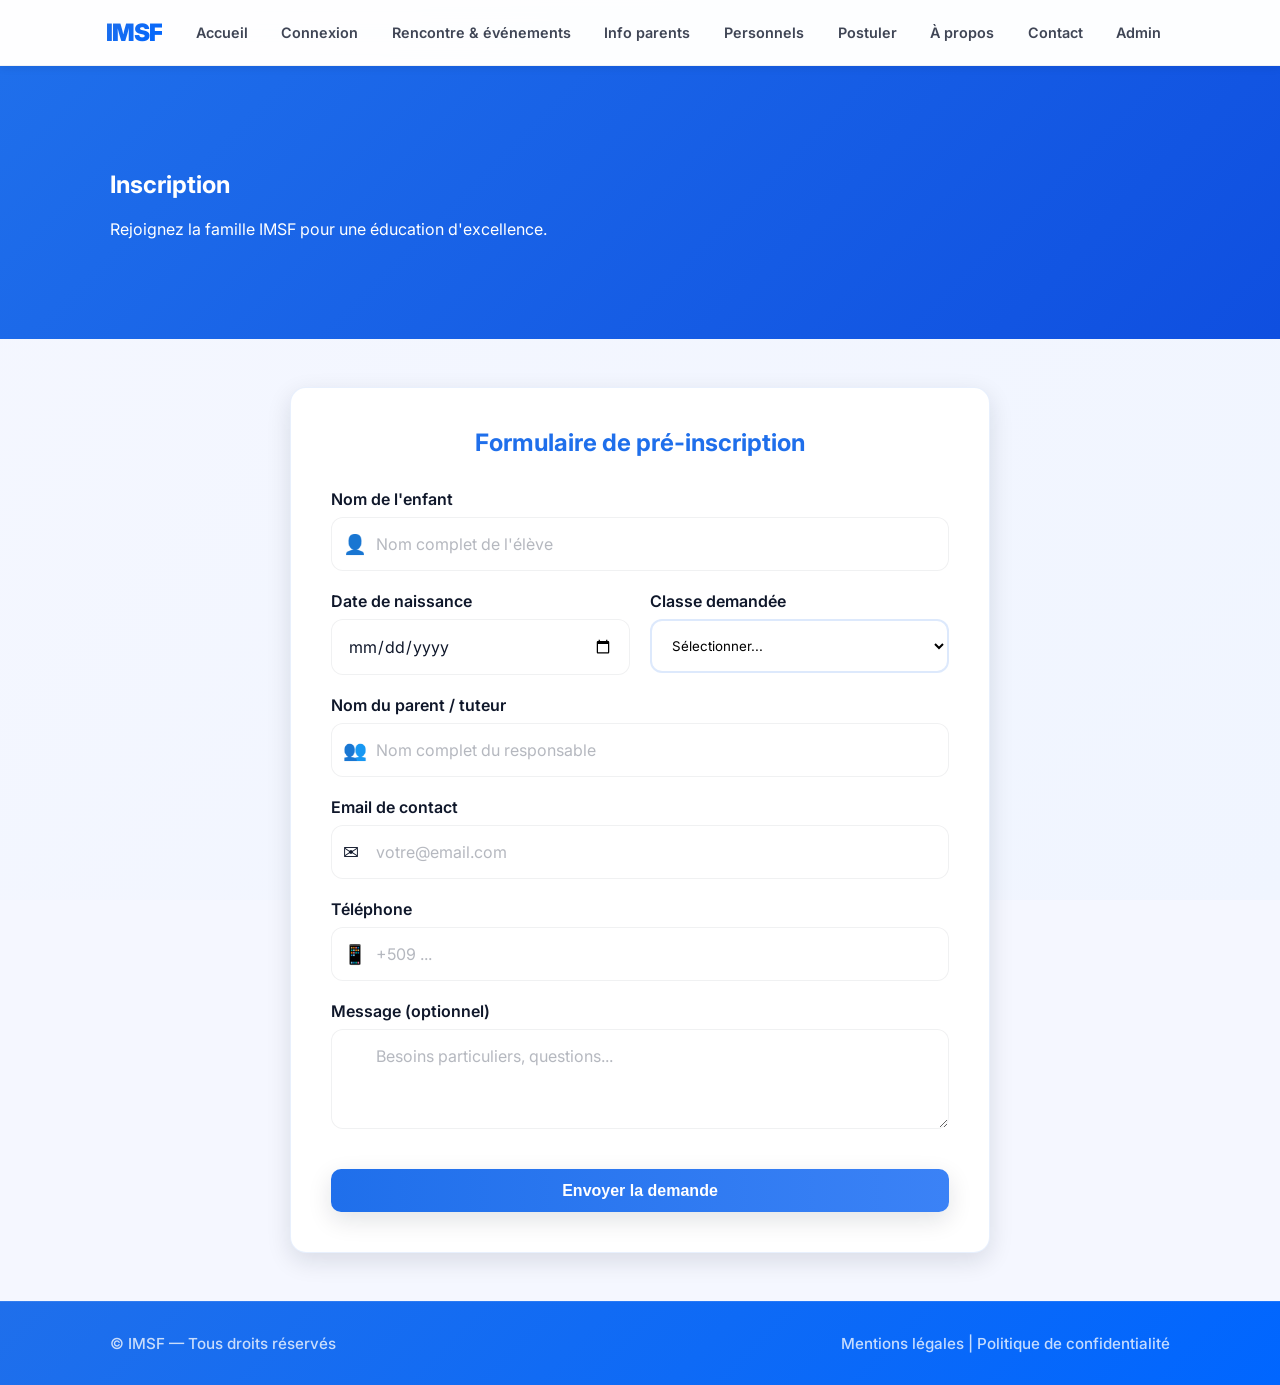
<file: inscription.html>
<!doctype html>
<html lang="fr">
<head>
  <meta charset="utf-8">
  <meta name="viewport" content="width=device-width,initial-scale=1">
  <title>IMSF — Inscription</title>
  <link rel="stylesheet" href="styles.css">
  <link rel="stylesheet" href="theme.css">
  <link href="https://fonts.googleapis.com/css2?family=Inter:wght@300;400;600;800&display=swap" rel="stylesheet">
</head>
<body>
  <header class="site-header">
    <div class="container header-inner">
      <div class="brand">
        <div class="logo">IMSF</div>
      </div>
      <nav class="nav" id="nav">
        <a href="index.html">Accueil</a>
        <a href="login.html">Connexion</a>
        <a href="events.html">Rencontre & événements</a>
        <a href="info_parents.html">Info parents</a>
        <a href="personnels.html">Personnels</a>
        <a href="postuler.html">Postuler</a>
        <a href="about.html">À propos</a>
        <a href="contact.html">Contact</a>
        <a href="admin.html">Admin</a>
      </nav>
      <button id="navToggle" class="nav-toggle">☰</button>
    </div>
  </header>

  <main class="inscription-page">
    <section class="page-hero" style="background:linear-gradient(135deg, #1f6feb, #0f4fe0); color:#fff; padding:4rem 0;">
      <div class="hero-content container">
        <h1>Inscription</h1>
        <p class="subtitle">Rejoignez la famille IMSF pour une éducation d'excellence.</p>
      </div>
    </section>

    <section class="container" style="padding:3rem 1.25rem;">
      <div style="max-width:700px; margin:0 auto; background:#fff; padding:2.5rem; border-radius:16px; box-shadow:var(--shadow-md); border:1px solid rgba(31,111,235,0.1);">
        <h2 style="margin-top:0; text-align:center; margin-bottom:2rem; color:var(--accent);">Formulaire de pré-inscription</h2>
        
        <form id="inscriptionForm" class="contact-form">
          <div class="form-group">
            <label style="display:block; margin-bottom:0.5rem; font-weight:600; color:var(--dark);">Nom de l'enfant</label>
            <div style="position:relative;">
              <input type="text" name="childName" placeholder="Nom complet de l'élève" required>
              <span class="input-icon">👤</span>
            </div>
          </div>
          
          <div class="form-grid-2-col">
            <div class="form-group">
              <label style="display:block; margin-bottom:0.5rem; font-weight:600; color:var(--dark);">Date de naissance</label>
              <input type="date" name="dob" required style="padding-left:1rem;">
            </div>
            <div class="form-group">
              <label style="display:block; margin-bottom:0.5rem; font-weight:600; color:var(--dark);">Classe demandée</label>
              <select name="grade" required style="width:100%; padding:1rem; border-radius:12px; border:2px solid rgba(31,111,235,0.15); background:rgba(255,255,255,0.8); font-family:inherit;">
                <option value="">Sélectionner...</option>
                <option value="maternelle">Maternelle</option>
                <option value="primaire">Primaire</option>
                <option value="secondaire">Secondaire</option>
              </select>
            </div>
          </div>

          <div class="form-group">
            <label style="display:block; margin-bottom:0.5rem; font-weight:600; color:var(--dark);">Nom du parent / tuteur</label>
            <div style="position:relative;">
              <input type="text" name="parentName" placeholder="Nom complet du responsable" required>
              <span class="input-icon">👥</span>
            </div>
          </div>

          <div class="form-group">
            <label style="display:block; margin-bottom:0.5rem; font-weight:600; color:var(--dark);">Email de contact</label>
            <div style="position:relative;">
              <input type="email" name="email" placeholder="votre@email.com" required>
              <span class="input-icon">✉️</span>
            </div>
          </div>

          <div class="form-group">
            <label style="display:block; margin-bottom:0.5rem; font-weight:600; color:var(--dark);">Téléphone</label>
            <div style="position:relative;">
              <input type="tel" name="phone" placeholder="+509 ..." required>
              <span class="input-icon">📱</span>
            </div>
          </div>

          <div class="form-group full-width">
            <label style="display:block; margin-bottom:0.5rem; font-weight:600; color:var(--dark);">Message (optionnel)</label>
            <textarea name="message" placeholder="Besoins particuliers, questions..." style="min-height:100px;"></textarea>
          </div>

          <button class="btn btn-submit" type="submit" style="width:100%; margin-top:1rem; justify-self:center;">Envoyer la demande</button>
        </form>
      </div>
    </section>
  </main>

  <footer class="site-footer">
    <div class="container footer-inner">
      <div>© IMSF — Tous droits réservés</div>
      <div>Mentions légales | Politique de confidentialité</div>
    </div>
  </footer>

  <script src="ux.js"></script>
  <script src="main.js"></script>
</body>
</html>
</file>
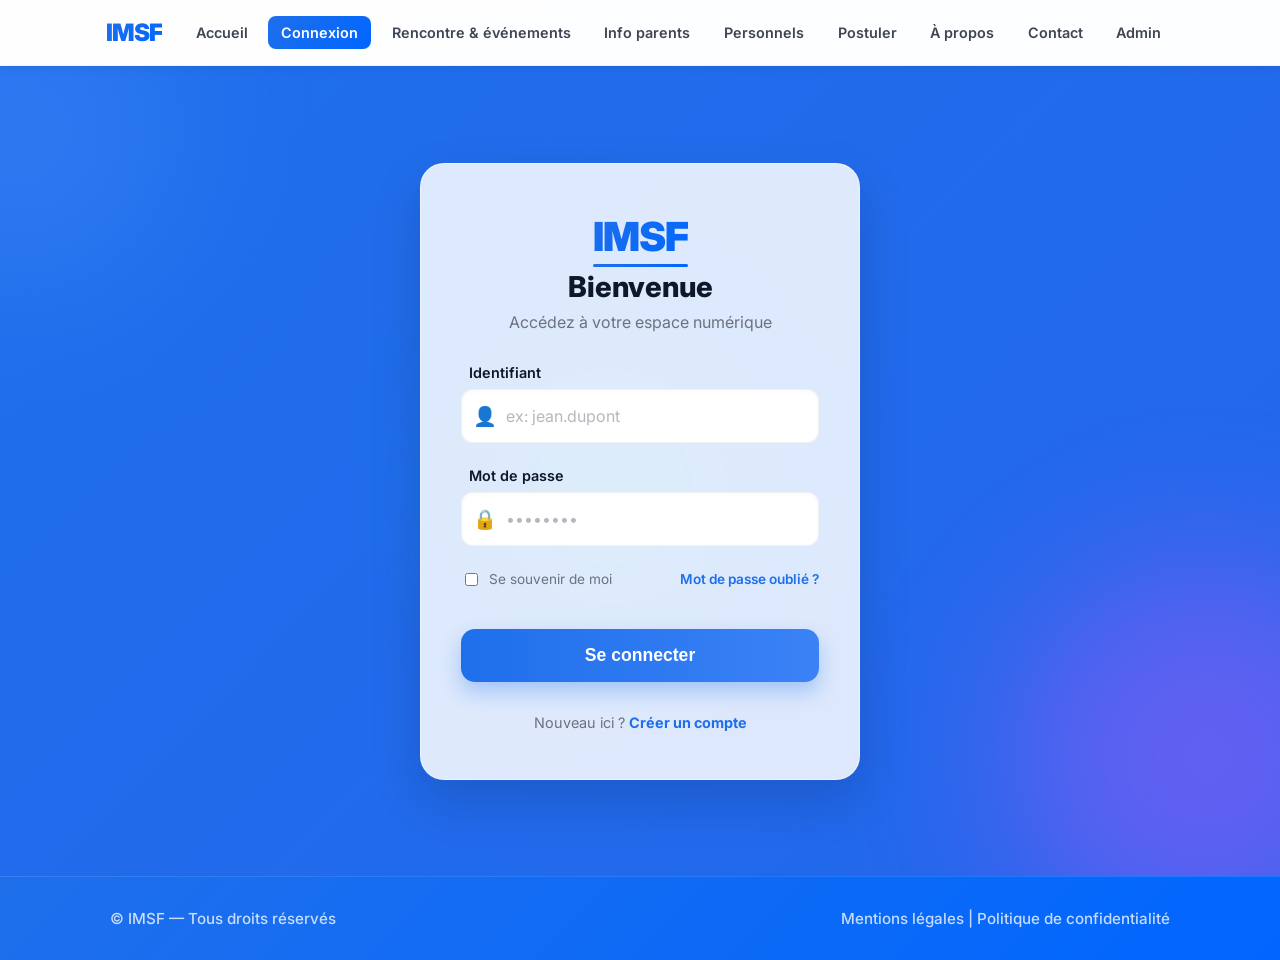
<file: login.html>
<!doctype html>
<html lang="fr">
<head>
  <meta charset="utf-8">
  <meta name="viewport" content="width=device-width,initial-scale=1">
  <title>IMSF — Connexion Étudiant</title>
  <link rel="stylesheet" href="styles.css">
  <link rel="stylesheet" href="theme.css">
  <link href="https://fonts.googleapis.com/css2?family=Inter:wght@300;400;600;800&display=swap" rel="stylesheet">
</head>
<body>
  <header class="site-header">
    <div class="container header-inner">
      <div class="brand">
        <div class="logo">IMSF</div>
      </div>
      <nav class="nav" id="nav">
        <a href="index.html">Accueil</a>
        <a href="login.html" class="active">Connexion</a>
        <a href="events.html">Rencontre & événements</a>
        <a href="info_parents.html">Info parents</a>
        <a href="personnels.html">Personnels</a>
        <a href="postuler.html">Postuler</a>
        <a href="about.html">À propos</a>
        <a href="contact.html">Contact</a>
        <a href="admin.html">Admin</a>
      </nav>
      <button id="navToggle" class="nav-toggle">☰</button>
    </div>
  </header>

  <main class="login-page">
    <section class="bg-animate-gradient" style="min-height: 90vh; display: flex; align-items: center; justify-content: center; padding: 2rem 1.25rem; position: relative;">
      
      <!-- Formes d'arrière-plan -->
      <div class="shape-blob shape-1"></div>
      <div class="shape-blob shape-2"></div>
      <div class="shape-blob shape-3"></div>

      <div class="glass-panel" style="padding: 3rem 2.5rem; width: 100%; max-width: 440px; position: relative; z-index: 10;">
        <div style="text-align: center; margin-bottom: 2rem;">
          <div class="logo animate" style="font-size: 2.5rem; margin-bottom: 0.5rem;">IMSF</div>
          <h1 style="margin: 0; font-size: 1.8rem; color: var(--dark); font-weight: 800;">Bienvenue</h1>
          <p style="color: var(--muted); margin-top: 0.5rem; font-size: 1rem;">Accédez à votre espace numérique</p>
        </div>

        <form id="loginForm" class="contact-form" style="grid-template-columns: 1fr; gap: 1.5rem;">
          <div class="form-group">
            <label style="display: block; margin-bottom: 0.5rem; font-weight: 600; color: var(--dark); font-size: 0.9rem; margin-left: 0.5rem;">Identifiant</label>
            <div style="position: relative;">
              <input type="text" name="username" placeholder="ex: jean.dupont" required class="input-modern">
              <span class="input-icon" style="color: var(--accent-1);">👤</span>
            </div>
          </div>

          <div class="form-group">
            <label style="display: block; margin-bottom: 0.5rem; font-weight: 600; color: var(--dark); font-size: 0.9rem; margin-left: 0.5rem;">Mot de passe</label>
            <div style="position: relative;">
              <input type="password" name="password" placeholder="••••••••" required class="input-modern">
              <span class="input-icon" style="color: var(--accent-1);">🔒</span>
            </div>
          </div>

          <div style="display: flex; justify-content: space-between; align-items: center; font-size: 0.85rem;">
            <label style="display: flex; align-items: center; gap: 0.5rem; cursor: pointer; color: var(--muted);">
              <input type="checkbox"> Se souvenir de moi
            </label>
            <a href="#" style="color: var(--accent); text-decoration: none; font-weight: 600;">Mot de passe oublié ?</a>
          </div>

          <button class="btn btn-submit" type="submit" style="width: 100%; margin-top: 1rem; padding: 1rem; border-radius: 14px; font-size: 1.1rem; box-shadow: 0 10px 20px rgba(31,111,235,0.3);">Se connecter</button>
        </form>

        <div style="text-align: center; margin-top: 2rem; font-size: 0.9rem; color: var(--muted);">
          Nouveau ici ? <a href="inscription.html" style="color: var(--accent); font-weight: 700; text-decoration: none;">Créer un compte</a>
        </div>
      </div>

    </section>
  </main>

  <footer class="site-footer">
    <div class="container footer-inner">
      <div>© IMSF — Tous droits réservés</div>
      <div>Mentions légales | Politique de confidentialité</div>
    </div>
  </footer>

  <script src="ux.js"></script>
  <script src="login.js"></script>
  <script src="main.js"></script>
</body>
</html>
</file>
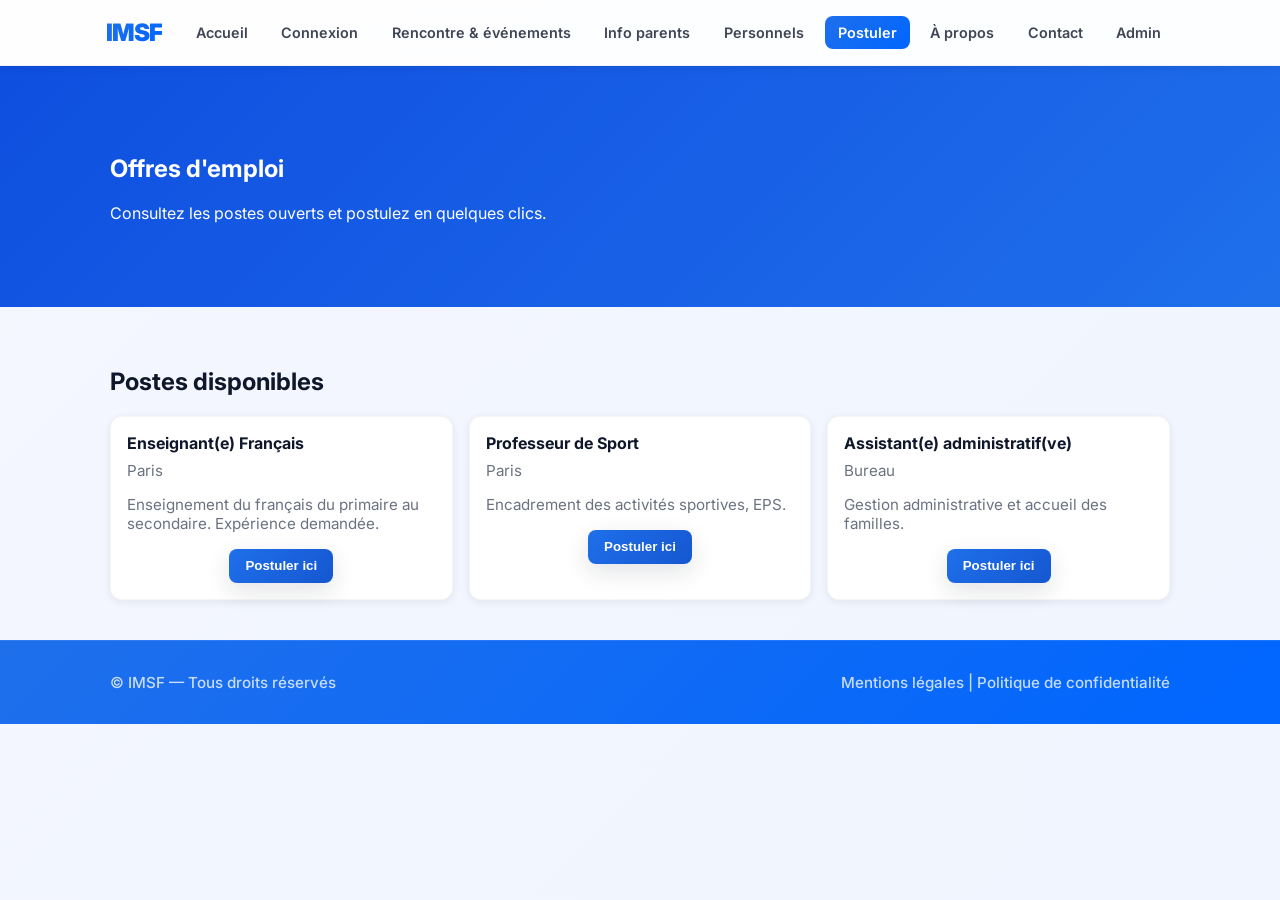
<file: postuler.html>
<!doctype html>
<html lang="fr">
<head>
  <meta charset="utf-8">
  <meta name="viewport" content="width=device-width,initial-scale=1">
  <title>IMSF — Postuler</title>
  <link rel="stylesheet" href="styles.css">
  <link rel="stylesheet" href="theme.css">
  <link href="https://fonts.googleapis.com/css2?family=Inter:wght@300;400;600;800&display=swap" rel="stylesheet">
</head>
<body>
  <header class="site-header">
    <div class="container header-inner">
      <div class="brand">
        <div class="logo">IMSF</div>
      </div>
      <nav class="nav" id="nav">
        <a href="index.html">Accueil</a>
        <a href="login.html">Connexion</a>
        <a href="events.html">Rencontre & événements</a>
        <a href="info_parents.html">Info parents</a>
        <a href="personnels.html">Personnels</a>
        <a href="postuler.html" class="active">Postuler</a>
        <a href="about.html">À propos</a>
        <a href="contact.html">Contact</a>
        <a href="admin.html">Admin</a>
      </nav>
      <button id="navToggle" class="nav-toggle">☰</button>
    </div>
  </header>

  <main class="postuler-page">
    <section class="page-hero postuler-hero">
      <div class="hero-content container">
        <h1>Offres d'emploi</h1>
        <p class="subtitle">Consultez les postes ouverts et postulez en quelques clics.</p>
      </div>
    </section>

    <section class="jobs-section container">
      <h2>Postes disponibles</h2>
      <div class="jobs-grid" id="jobsGrid">
        <!-- jobs injected by JS -->
      </div>
    </section>


    <div id="jobModal" class="modal" aria-hidden="true">
      <div class="modal-content">
        <button class="modal-close">✕</button>
        <h3 id="modalTitle">Postuler</h3>
        <p id="modalDesc">Description</p>
        <form id="applyForm" class="apply-form">
          <input type="text" name="name" placeholder="Votre nom" required>
          <input type="email" name="email" placeholder="Votre email" required>
          <input type="text" name="phone" placeholder="Téléphone" required>
          <textarea name="message" placeholder="Lettre de motivation (optionnel)"></textarea>
          <button class="btn" type="submit">Envoyer candidature</button>
        </form>
      </div>
    </div>

  </main>

  <footer class="site-footer">
    <div class="container footer-inner">
      <div>© IMSF — Tous droits réservés</div>
      <div>Mentions légales | Politique de confidentialité</div>
    </div>
  </footer>

  <script src="jobs.js"></script>
  <script src="ux.js"></script>
  <script src="main.js"></script>
</body>
</html>
</file>
<file: styles.css>
:root{
  --bg:#f5f7ff;
  --accent:#1f6feb;
  --accent-dark:#1557d0;  --accent-light:rgba(31,111,235,0.1);  --muted:#6b7280;
  --dark:#0f172a;
  --container:1100px;
  --shadow-sm: 0 2px 8px rgba(15,23,42,0.08);
  --shadow-md: 0 8px 24px rgba(15,23,42,0.12);
  --shadow-lg: 0 16px 40px rgba(15,23,42,0.15);
}

*{box-sizing:border-box}

html,body{
  height:100%;
  margin:0;
  font-family:Inter,system-ui,Arial,sans-serif;
  background:var(--bg);
  color:var(--dark);
  scroll-behavior:smooth;
}

.container{max-width:var(--container);margin:0 auto;padding:1.25rem}

/* Header */
.site-header{
  background:rgba(255,255,255,0.85);
  position:sticky;
  top:0;
  backdrop-filter:saturate(160%) blur(12px);
  z-index:40;
  border-bottom:1px solid rgba(15,23,42,0.05);
  box-shadow:var(--shadow-sm);
}

.header-inner{
  display:flex;
  align-items:center;
  justify-content:space-between;
  padding:1rem;
}

.logo{
  font-weight:800;
  color:var(--accent);
  font-size:1.5rem;
  letter-spacing:-1px;
  background:linear-gradient(135deg, var(--accent), #0066ff);
  -webkit-background-clip:text;
  -webkit-text-fill-color:transparent;
  background-clip:text;
}

.nav{
  display:flex;
  gap:0.5rem;
  align-items:center;
}

.nav a{
  color:var(--dark);
  text-decoration:none;
  padding:0.6rem 1rem;
  border-radius:8px;
  font-size:0.95rem;
  font-weight:500;
  transition:all 0.3s ease;
  position:relative;
}

.nav a:hover{
  background:linear-gradient(135deg, rgba(31,111,235,0.1), rgba(0,102,255,0.05));
  color:var(--accent);
}

.nav-toggle{display:none;background:none;border:0;font-size:1.25rem;cursor:pointer;}

/* Hero */
.hero{padding:0;margin:0}

.hero-image{
  height:480px;
  background-image:linear-gradient(135deg, rgba(31,111,235,0.25), rgba(31,111,235,0.1)), url('https://images.unsplash.com/photo-1523050854058-8df90110c9f1?auto=format&fit=crop&w=1600&q=60');
  background-size:cover;
  background-position:center;
  position:relative;
  display:flex;
  align-items:center;
}

.hero-overlay{
  color:#fff;
  padding:3rem 1.25rem;
  margin-left:3rem;
  max-width:600px;
  animation:slideInLeft 0.8s ease-out;
}

.hero-overlay h2{
  font-size:2.5rem;
  margin:0 0 1rem;
  font-weight:800;
  line-height:1.2;
  text-shadow:0 2px 8px rgba(0,0,0,0.2);
}

.hero-overlay p{
  margin:0 0 1.5rem;
  color:rgba(255,255,255,0.95);
  font-size:1.1rem;
  line-height:1.6;
}

.hero-cta{
  position:absolute;
  right:2rem;
  bottom:1.75rem;
  padding:0.9rem 1.5rem;
  border-radius:10px;
  border:0;
  background:linear-gradient(135deg, var(--accent), var(--accent-dark));
  color:#fff;
  font-weight:600;
  cursor:pointer;
  transition:all 0.3s ease;
  box-shadow:var(--shadow-md);
}

.hero-cta:hover{
  transform:translateY(-2px);
  box-shadow:0 12px 32px rgba(31,111,235,0.3);
}

/* Why section */
.why h3{font-size:1.8rem;margin-bottom:1rem;font-weight:700}

.why .lead{
  color:var(--muted);
  max-width:720px;
  margin:0.5rem auto 2rem;
  font-size:1.1rem;
  line-height:1.6;
}

.why-grid {
  display:grid;
  grid-template-columns:repeat(3,1fr);
  gap:2rem;
  margin:2rem auto;
  max-width:1000px;
}

.why-card{
  background:rgba(31,111,235,0.05);
  backdrop-filter:blur(10px);
  padding:2rem;
  border-radius:16px;
  border:1px solid rgba(31,111,235,0.1);
  text-align:center;
  transition:all 0.3s ease !important;
}
.why-card div:first-child { font-size:2.5rem; margin-bottom:1rem; }
.why-card h4 { color:#1f6feb; margin:0.5rem 0; font-weight:700; }
.why-card p { color:#6b7280; margin:0; font-size:0.95rem; line-height:1.5; }

.why-card:hover{
  transform:translateY(-8px);
  background:rgba(31,111,235,0.12) !important;
  border-color:rgba(31,111,235,0.2) !important;
  box-shadow:0 12px 32px rgba(31,111,235,0.15);
}

.form-grid-2-col {
  display:grid; 
  grid-template-columns: 1fr 1fr; 
  gap:1.25rem;
}

/* Button */
.btn{
  display:inline-block;
  background:linear-gradient(135deg, var(--accent), var(--accent-dark));
  color:#fff;
  padding:0.75rem 1.5rem;
  border-radius:10px;
  text-decoration:none;
  font-weight:600;
  transition:all 0.3s ease;
  border:none;
  cursor:pointer;
  box-shadow:var(--shadow-md);
}

.btn:hover{
  transform:translateY(-2px);
  box-shadow:0 12px 32px rgba(31,111,235,0.3);
}

.btn.outline{
  background:transparent;
  border:2px solid var(--accent);
  color:var(--accent);
  box-shadow:none;
}

.btn.outline:hover{
  background:rgba(31,111,235,0.1);
}

/* Stats */
.stats{
  background:linear-gradient(135deg, #fff 0%, #f8fbff 100%);
  padding:4rem 0;
  margin-top:2rem;
}

.stats-grid{
  display:grid;
  grid-template-columns:repeat(4,1fr);
  gap:2rem;
}

.stat{
  background:rgba(255,255,255,0.6);
  backdrop-filter:blur(10px);
  padding:2rem 1.5rem;
  border-radius:16px;
  text-align:center;
  border:1px solid rgba(31,111,235,0.1);
  transition:all 0.3s ease;
  box-shadow:var(--shadow-sm);
}

.stat:hover{
  transform:translateY(-4px);
  box-shadow:var(--shadow-md);
  border-color:rgba(31,111,235,0.2);
  background:rgba(255,255,255,0.8);
}

.stat-icon{
  font-size:2.5rem;
  margin-bottom:0.5rem;
}

.stat .num{
  font-weight:800;
  font-size:2rem;
  background:linear-gradient(135deg, var(--accent), #0066ff);
  -webkit-background-clip:text;
  -webkit-text-fill-color:transparent;
  background-clip:text;
  margin:0.5rem 0;
}

.stat .label{
  color:var(--muted);
  font-weight:600;
  font-size:0.95rem;
}

.center-cta{text-align:center;margin-top:2rem}

/* Sections */
.location-section, .community-section, .contact-section{
  position:relative;
  overflow:hidden;
  background:linear-gradient(135deg, var(--bg) 0%, #f5f7ff 100%);
  padding:5rem 0 !important;
  margin:0 !important;
}

.location-section{
  border-top:2px solid rgba(31,111,235,0.2);
}

.community-section{
  background:linear-gradient(135deg, #f0f4ff 0%, #e8f1ff 100%);
  border-top:2px solid rgba(31,111,235,0.2);
}

.contact-section{
  background:linear-gradient(135deg, #e8f1ff 0%, #dce7ff 100%);
  border-top:2px solid rgba(31,111,235,0.2);
}

.section-header{
  text-align:center;
  margin-bottom:3rem;
  animation:fadeInUp 0.6s ease-out;
}

.header-icon{
  font-size:3rem;
  display:block;
  margin-bottom:1rem;
  animation:float 3s ease-in-out infinite;
}

.section-header h3{
  font-size:2.2rem;
  font-weight:800;
  background:linear-gradient(135deg, var(--accent), var(--accent-dark));
  -webkit-background-clip:text;
  -webkit-text-fill-color:transparent;
  background-clip:text;
  margin:0.5rem 0;
}

.section-subtitle{
  color:var(--muted);
  font-size:1.1rem;
  margin:0.5rem 0 0;
  max-width:600px;
  margin-left:auto;
  margin-right:auto;
}

/* Location */
.location-content{
  display:grid;
  grid-template-columns:1fr 1.2fr;
  gap:3rem;
  align-items:start;
}

.location-info{
  display:grid;
  grid-template-columns:1fr;
  gap:1.5rem;
}

.info-card{
  background:rgba(255,255,255,0.8);
  backdrop-filter:blur(10px);
  padding:1.5rem;
  border-radius:16px;
  border:1px solid rgba(31,111,235,0.15);
  transition:all 0.35s cubic-bezier(.2,.9,.3,1);
  box-shadow:var(--shadow-sm);
}

.info-card:hover{
  transform:translateX(8px);
  border-color:rgba(31,111,235,0.3);
  box-shadow:var(--shadow-md);
  background:rgba(255,255,255,0.95);
}

.info-icon{
  font-size:2.2rem;
  display:block;
  margin-bottom:0.75rem;
}

.info-card h4{
  color:var(--accent);
  font-weight:700;
  margin:0.5rem 0;
  font-size:1.1rem;
}

.info-card p{
  color:var(--muted);
  margin:0.25rem 0 0;
  line-height:1.6;
}

.map-container{
  position:relative;
  border-radius:16px;
  overflow:hidden;
  box-shadow:0 20px 48px rgba(31,111,235,0.2);
}

.map iframe{
  width:100%;
  height:400px;
  border:0;
  display:block;
}

/* Community */
.socials-grid{
  display:grid;
  grid-template-columns:repeat(4,1fr);
  gap:1.5rem;
  margin-top:2rem;
}

.social-card{
  background:rgba(255,255,255,0.7);
  backdrop-filter:blur(10px);
  padding:2rem 1.5rem;
  border-radius:16px;
  border:2px solid rgba(31,111,235,0.15);
  text-decoration:none;
  color:inherit;
  text-align:center;
  transition:all 0.35s cubic-bezier(.2,.9,.3,1);
  box-shadow:var(--shadow-sm);
  position:relative;
  overflow:hidden;
}

.social-card::before{
  content:'';
  position:absolute;
  top:-50%;
  left:-50%;
  width:200%;
  height:200%;
  background:radial-gradient(circle, var(--color, #1f6feb) 0%, transparent 70%);
  opacity:0;
  transition:opacity 0.35s ease;
}

.social-card:hover{
  transform:translateY(-12px) scale(1.05);
  border-color:var(--color, #1f6feb);
  box-shadow:0 20px 48px rgba(0,0,0,0.1);
}

.social-card:hover::before{
  opacity:0.08;
}

.social-icon{
  font-size:2.5rem;
  display:block;
  margin-bottom:1rem;
  transition:transform 0.35s ease;
}

.social-card:hover .social-icon{
  transform:scale(1.15) rotate(8deg);
}

.social-name{
  font-weight:700;
  color:var(--dark);
  font-size:1.1rem;
  margin-bottom:0.5rem;
}

.social-count{
  color:var(--muted);
  font-size:0.9rem;
}

/* Contact */
.contact-wrapper{
  display:grid;
  grid-template-columns:1fr 1fr;
  gap:3rem;
  align-items:start;
}

.contact-form{
  display:grid;
  grid-template-columns:1fr;
  gap:1.25rem;
}

.form-group{
  position:relative;
  animation:fadeInUp 0.6s ease-out;
}

.form-group input,
.form-group textarea{
  width:100%;
  padding:1rem 1rem 1rem 2.75rem;
  border-radius:12px;
  border:2px solid rgba(31,111,235,0.15);
  background:rgba(255,255,255,0.8);
  backdrop-filter:blur(10px);
  font-family:inherit;
  font-size:1rem;
  color:var(--dark);
  transition:all 0.3s ease;
}

.form-group input::placeholder,
.form-group textarea::placeholder{
  color:rgba(107,114,128,0.5);
}

.form-group input:focus,
.form-group textarea:focus{
  outline:none;
  background:rgba(255,255,255,0.95);
  border-color:var(--accent);
  box-shadow:0 0 0 4px rgba(31,111,235,0.1);
  transform:translateY(-2px);
}

.input-icon{
  position:absolute;
  left:0.75rem;
  top:50%;
  transform:translateY(-50%);
  font-size:1.2rem;
  pointer-events:none;
}

.form-group textarea{
  grid-column:1/-1;
  min-height:140px;
  resize:vertical;
  padding-left:2.75rem;
}

.btn-submit{
  grid-column:1/-1;
  justify-self:start;
  margin-top:0.5rem;
  font-size:1rem;
}

.contact-info{
  display:grid;
  grid-template-columns:1fr;
  gap:1.5rem;
}

.contact-item{
  background:rgba(255,255,255,0.8);
  backdrop-filter:blur(10px);
  padding:1.5rem;
  border-radius:16px;
  border:1px solid rgba(31,111,235,0.15);
  display:flex;
  gap:1rem;
  transition:all 0.35s ease;
  box-shadow:var(--shadow-sm);
}

.contact-item:hover{
  transform:translateX(8px);
  border-color:rgba(31,111,235,0.3);
  background:rgba(255,255,255,0.95);
  box-shadow:var(--shadow-md);
}

.contact-icon{
  font-size:2rem;
  min-width:50px;
  text-align:center;
}

.contact-item h5{
  color:var(--accent);
  margin:0 0 0.25rem;
  font-weight:700;
}

.contact-item p{
  color:var(--muted);
  margin:0;
  line-height:1.5;
  font-size:0.95rem;
}

/* Footer */
.site-footer{
  background:linear-gradient(135deg, var(--accent), var(--accent-dark));
  color:#fff;
  padding:2rem 0;
  margin-top:0;
  border-top:1px solid rgba(255,255,255,0.1);
}

.footer-inner{
  display:flex;
  justify-content:space-between;
  align-items:center;
  gap:2rem;
  padding:0 1.25rem;
}

.footer-inner div{
  font-size:0.95rem;
  opacity:0.9;
}

/* Welcome overlay */
.welcome{
  position:fixed;
  inset:0;
  display:flex;
  align-items:center;
  justify-content:center;
  background:linear-gradient(135deg, var(--accent), var(--accent-dark));
  color:#fff;
  z-index:90;
}

.welcome-card{
  animation:entrance 1.1s cubic-bezier(.2,.9,.3,1) forwards;
  text-align:center;
  padding:2rem 3rem;
  border-radius:20px;
  background:rgba(255,255,255,0.1);
  backdrop-filter:blur(10px);
  border:1px solid rgba(255,255,255,0.2);
  box-shadow:0 20px 60px rgba(0,0,0,0.2);
}

.welcome-card h1{
  margin:0;
  font-size:2.5rem;
  letter-spacing:-1px;
  font-weight:800;
}

/* Animations */
@keyframes entrance{
  0%{transform:translateY(30px) scale(.98);opacity:0}
  100%{transform:none;opacity:1}
}

@keyframes slideInLeft{
  0%{transform:translateX(-40px);opacity:0}
  100%{transform:translateX(0);opacity:1}
}

@keyframes fadeInUp{
  0%{transform:translateY(20px);opacity:0}
  100%{transform:translateY(0);opacity:1}
}

/* Info Parents page */
/* Personnels / staff cards */
.personnels-hero{
  background:linear-gradient(135deg, #0f4fe0, #1f6feb);
  color:#fff;
  padding:3.5rem 0;
}
.personnels-hero .subtitle{opacity:0.95;margin-top:0.5rem}

.staff-section{padding:3rem 1.25rem}
.staff-grid{
  display:grid;
  grid-template-columns:repeat(auto-fit,minmax(220px,1fr));
  gap:1.25rem;
  margin-top:1.5rem;
}
.staff-card{
  background:linear-gradient(180deg,#fff,#fbfdff);
  border-radius:14px;
  padding:1rem;
  text-align:center;
  box-shadow:var(--shadow-sm);
  border:1px solid rgba(15,23,42,0.04);
  cursor:pointer;
  transition:transform 0.25s ease,box-shadow 0.25s ease;
}
.staff-card:hover{transform:translateY(-8px);box-shadow:var(--shadow-md)}
.staff-photo{width:96px;height:96px;border-radius:50%;object-fit:cover;margin:0 auto 0.75rem;display:block}
.staff-name{font-weight:700;color:var(--dark);margin:0.25rem 0}
.staff-role{color:var(--muted);font-size:0.95rem;margin-bottom:0.5rem}
.staff-bio{font-size:0.9rem;color:var(--muted);max-height:0;overflow:hidden;transition:max-height 0.35s ease}
.staff-card.expanded .staff-bio{max-height:260px}

/* Jobs / Postuler page */
.postuler-hero{background:linear-gradient(135deg,#0f4fe0,#1f6feb);color:#fff;padding:3rem 0}
.jobs-section{padding:2.5rem 1.25rem}
.jobs-grid{display:grid;grid-template-columns:repeat(auto-fit,minmax(260px,1fr));gap:1rem;margin-top:1rem}
.job-card{background:#fff;border-radius:12px;padding:1rem;border:1px solid rgba(15,23,42,0.04);box-shadow:var(--shadow-sm)}
.job-card h4{margin:0 0 0.5rem}
.job-location{color:var(--muted);font-size:0.95rem;margin-bottom:0.5rem}
.job-desc{color:var(--muted);font-size:0.95rem}
.job-actions{margin-top:1rem;text-align:center}
.btn-apply{background:linear-gradient(135deg,var(--accent),var(--accent-dark));color:#fff;border:none;padding:0.6rem 1rem;border-radius:8px;cursor:pointer}

/* Modal */
.modal{position:fixed;inset:0;display:flex;align-items:center;justify-content:center;padding:2rem;background:rgba(10,20,40,0.45);opacity:0;pointer-events:none;transition:opacity 0.25s ease}
.modal.open{opacity:1;pointer-events:auto}
.modal-content{background:#fff;border-radius:12px;max-width:640px;width:100%;padding:1.5rem;position:relative;box-shadow:0 30px 80px rgba(15,23,42,0.35)}
.modal-close{position:absolute;right:12px;top:12px;border:0;background:transparent;font-size:1.1rem;cursor:pointer}
.apply-form{display:grid;gap:0.75rem}
.apply-form input,.apply-form textarea{padding:0.75rem;border-radius:8px;border:1px solid #e6eefc}
.apply-form button{justify-self:start}

/* About page enhancements */
.about-hero{background:linear-gradient(135deg,var(--accent-dark),var(--accent));color:#fff;padding:5rem 0;position:relative;overflow:hidden}
.about-hero .hero-content{position:relative;z-index:2;text-align:center;}
.about-hero h1{font-size:2.8rem;margin-bottom:0.5rem;font-weight:800;text-shadow:0 2px 12px rgba(0,0,0,0.3)}
.about-hero p{font-size:1.2rem;opacity:0.9}
.about-hero .hero-decoration{position:absolute;bottom:-20%;left:-10%;width:400px;height:400px;background:radial-gradient(circle at 30% 30%, rgba(255,255,255,0.2), transparent 70%);transform:rotate(45deg);}

.about-section{padding:2.5rem 1.25rem;background:#fff;margin-top:2rem;border-radius:12px;box-shadow:var(--shadow-sm);animation:fadeInUp 0.8s ease-out}
.about-content{display:flex;flex-wrap:wrap;align-items:center;gap:2rem}
.about-text{flex:1 1 320px}
.about-text h2{margin-top:0}
.about-photo{flex:0 0 260px}
.about-photo img{width:100%;border-radius:10px;object-fit:cover}

/* Mission grid */
.mission-section{padding:2.5rem 1.25rem;background:#f9fafc;margin-top:2rem;border-radius:12px;}
.mission-grid{display:grid;grid-template-columns:repeat(auto-fit,minmax(220px,1fr));gap:1.5rem;text-align:center}
.mission-item{background:#fff;padding:1.5rem;border-radius:12px;box-shadow:var(--shadow-sm);transition:transform 0.3s ease,box-shadow 0.3s ease}
.mission-item:hover{transform:translateY(-6px);box-shadow:var(--shadow-md)}
.mission-icon{font-size:2.5rem;margin-bottom:0.75rem}

/* Gallery on about page */
.about-gallery{padding:2.5rem 1.25rem}
.gallery-grid{display:grid;grid-template-columns:repeat(auto-fit,minmax(200px,1fr));gap:1rem}
.gallery-item{overflow:hidden;border-radius:8px}
.gallery-item img{width:100%;border-radius:8px;object-fit:cover;display:block;transition:transform 0.4s ease}
.gallery-item:hover img{transform:scale(1.08)}

.info-hero{
  background:linear-gradient(135deg, var(--accent-dark), var(--accent));
  color:#fff;
  padding:4rem 0;
  position:relative;
  overflow:hidden;
}

.info-hero .hero-content{
  opacity:0;
  transform:translateY(20px);
  animation:fadeInUp 0.8s ease-out forwards;
  animation-delay:0.4s;
}

.rules-section{
  padding:3rem 1.25rem;
}

.rules-list{
  list-style-type:decimal;
  max-width:800px;
  margin:1.5rem auto;
  padding-left:1.5rem;
  color:var(--dark);
}

.rules-list li{
  margin-bottom:0.75rem;
  line-height:1.5;
  transition:all 0.3s ease;
  cursor:pointer;
}

.rules-list li:hover{
  color:var(--accent);
  transform:translateX(4px);
}

.rules-list li.highlight{
  background:rgba(31,111,235,0.1);
  border-left:4px solid var(--accent);
  padding-left:1rem;
}

.parents-info{
  padding:3rem 1.25rem;
}

.parents-info p{
  max-width:800px;
  margin:0 auto;
  line-height:1.6;
  color:var(--muted);
}

/* Calendar & events page */
.events-hero{
  background:linear-gradient(135deg, var(--accent), var(--accent-dark));
  color:#fff;
  padding:4rem 0;
  position:relative;
  overflow:hidden;
}
.events-hero::after{
  content:'';
  position:absolute;
  width:400px;
  height:400px;
  background:radial-gradient(circle at 20% 20%, rgba(255,255,255,0.2), transparent 60%);
  top:10%;
  right:-100px;
  transform:rotate(45deg);
}
.events-hero .hero-content{
  text-align:center;
}
.events-hero h1{
  font-size:2.5rem;
  margin:0;
  font-weight:800;
  text-shadow:0 4px 12px rgba(0,0,0,0.2);
}
.events-hero p{
  margin-top:0.5rem;
  font-size:1.1rem;
  opacity:0.9;
}

.calendar-section{
  text-align:center;
  padding:3rem 1.25rem;
  background:linear-gradient(135deg, #f0f4ff 0%, #e8f1ff 100%);
  position:relative;
  overflow:hidden;
}
.calendar-section::before{
  content:'';
  position:absolute;
  width:500px;
  height:500px;
  background:radial-gradient(circle at 30% 30%, rgba(31,111,235,0.1), transparent 70%);
  top:-100px;
  left:-100px;
  transform:rotate(30deg);
}

.calendar-controls{
  display:flex;
  justify-content:center;
  align-items:center;
  gap:1rem;
  margin-bottom:1rem;
}

#monthLabel{
  font-weight:700;
  font-size:1.1rem;
  min-width:120px;
  text-transform:capitalize;
  transition:transform 0.3s ease;
}

.calendar-controls .btn{
  width:40px;
  height:40px;
  padding:0;
  font-weight:600;
  font-size:1.2rem;
  display:flex;
  align-items:center;
  justify-content:center;
  transition:transform 0.2s ease, background 0.2s ease;
}

.calendar-controls .btn:hover{
  transform:scale(1.1);
  background:rgba(31,111,235,0.1);
}

#monthLabel.pulse{
  animation:pulse 0.5s ease;
}

@keyframes pulse{
  0%{transform:scale(1)}
  50%{transform:scale(1.1)}
  100%{transform:scale(1)}
}

#calendar{
  display:grid;
  grid-template-columns:repeat(7,1fr);
  gap:0.5rem;
  max-width:600px;
  margin:0 auto;
  animation:calendarFadeIn 0.4s ease;
}

@keyframes calendarFadeIn{
  from{opacity:0;transform:translateY(10px)}
  to{opacity:1;transform:none}
}

.calendar-day{
  padding:0.75rem;
  border-radius:8px;
  background:#fff;
  cursor:pointer;
  position:relative;
  transition:background 0.3s ease;
}

.calendar-day:hover{background:var(--accent-light,#e3f2fd);}

.calendar-day.today{
  border:2px solid var(--accent-dark);
  box-shadow:0 0 0 3px rgba(31,111,235,0.3);
}

.calendar-day.fade{
  animation:fadeInUp 0.3s ease;
}

.calendar-day.event{
  background:linear-gradient(135deg, var(--accent), var(--accent-dark));
  color:#fff;
}

.calendar-day .day-number{
  font-weight:600;
}

.events-info{
  padding:3rem 1.25rem;
}

#eventDetails{
  background:rgba(255,255,255,0.9);
  padding:1.5rem;
  border-radius:12px;
  box-shadow:var(--shadow-sm);
  min-height:80px;
  transition:all 0.3s ease;
  font-style:italic;
}

#eventDetails.fade{
  animation:fadeInUp 0.4s ease;
}

/* ripple effect for calendar day clicks */
.calendar-day{
  position:relative;
  overflow:hidden;
}
.calendar-day::after{
  content:'';
  position:absolute;
  width:0;
  height:0;
  border-radius:50%;
  background:rgba(255,255,255,0.4);
  transition:width 0.3s ease, height 0.3s ease, opacity 0.6s ease;
  opacity:0;
}
.calendar-day:active::after{
  width:200px;
  height:200px;
  opacity:1;
  transition:width 0.4s ease, height 0.4s ease, opacity 0.6s ease;
}

.parent-meetings{
  padding:3rem 1.25rem;
}

.meetings-grid{
  display:grid;
  grid-template-columns:repeat(auto-fit,minmax(240px,1fr));
  gap:1.5rem;
  margin-top:2rem;
}

.meeting-card{
  background:rgba(255,255,255,0.85);
  backdrop-filter:blur(6px);
  padding:1.75rem 1.5rem;
  border-radius:14px;
  border:1px solid rgba(31,111,235,0.12);
  position:relative;
  overflow:hidden;
  transition:transform 0.3s ease,box-shadow 0.3s ease;
  cursor:pointer;
}

.meeting-card:hover{
  transform:translateY(-6px);
  box-shadow:0 16px 36px rgba(31,111,235,0.12);
}

.meeting-card h4{
  margin:0 0 0.5rem;
  font-size:1.1rem;
  color:var(--accent);
}

.meeting-card p{
  margin:0;
  color:var(--dark);
  line-height:1.4;
  font-size:0.95rem;
}

.meeting-details{
  margin-top:0.75rem;
  color:var(--muted);
  font-size:0.85rem;
  max-height:0;
  overflow:hidden;
  transition:max-height 0.35s ease;
}

.meeting-card.expanded .meeting-details{
  max-height:120px;
}

/* end calendar styles */

/* Responsive */
@media (max-width:1024px){
  .location-content{grid-template-columns:1fr}
  .contact-wrapper{grid-template-columns:1fr}
  .socials-grid{grid-template-columns:repeat(2,1fr)}
}

@media (max-width:900px){
  .stats-grid{grid-template-columns:repeat(2,1fr)}
  .why-grid{grid-template-columns:1fr}
  .contact-form{grid-template-columns:1fr}
  .nav{display:none;position:absolute;top:64px;right:1rem;background:rgba(255,255,255,0.95);backdrop-filter:blur(10px);padding:1rem;border-radius:12px;box-shadow:var(--shadow-md);flex-direction:column;border:1px solid rgba(31,111,235,0.1);z-index:100;}
  .nav.show{display:flex;;z-index:100;}
  .nav.show{display:flex;;z-index:100;}
  .nav.show{display:flex;;z-index:100;}
  .nav.show{display:flex;;z-index:100;}
  .nav.show{display:flex;;z-index:100;}
  .nav.show{display:flex;;z-index:100;}
  .nav.show{display:flex;;z-index:100;}
  .nav.show{display:flex;}
  .nav{display:none;position:absolute;top:64px;right:1rem;background:rgba(255,255,255,0.95);backdrop-filter:blur(10px);padding:1rem;border-radius:12px;box-shadow:var(--shadow-md);flex-direction:column;border:1px solid rgba(31,111,235,0.1);z-index:100;}
  .nav.show{display:flex;}
  .nav a{color:var(--dark);}
  .nav-toggle{display:block}
  .hero-image{height:380px}
  .hero-overlay{padding:2rem 1rem;margin-left:1rem}
  .hero-overlay h2{font-size:2rem}
  .section-header h3{font-size:1.8rem}
  .socials-grid{grid-template-columns:repeat(2,1fr)}
}

@media (max-width:640px){
  .hero-image{height:320px}
  .hero-overlay{margin-left:0;padding:1.5rem}
  .stats-grid{grid-template-columns:1fr;gap:1rem}
  .hero-overlay h2{font-size:1.75rem}
  .footer-inner{flex-direction:column;text-align:center}
  .form-grid-2-col{grid-template-columns:1fr}
  .socials-grid{grid-template-columns:1fr}
  .location-content{gap:1.5rem}
  .contact-wrapper{gap:2rem}
  .location-info, .contact-info{gap:1rem}
  .info-card, .contact-item{padding:1rem}
  .info-icon{font-size:1.8rem}
  .map iframe{height:300px}
  .form-group input, .form-group textarea{padding:0.9rem 0.9rem 0.9rem 2.5rem;font-size:16px}
  .section-header h3{font-size:1.5rem}
  .header-icon{font-size:2rem}
}

@media (max-width:480px){
  .section-header h3{font-size:1.3rem}
  .logo{font-size:1.25rem}
  .stat{padding:1rem}
  .stat .num{font-size:1.5rem}
  .socials-grid{gap:1rem}
  .social-card{padding:1.5rem 1rem}
}
</file>
<file: theme.css>
/* Theme enhancements: gradients, shadows, animations, refined typography */
:root{
  --accent-1:#1f6feb;
  --accent-2:#0066ff;
  --bg-soft:#f5f7ff;
  --muted:#6b7280;
  --card-bg:linear-gradient(180deg,#ffffff, #fbfdff);
}

body{background:linear-gradient(135deg,var(--bg-soft) 0%,#f0f5ff 100%)}

/* Logo animation */
.logo{
  display:inline-block;
  position:relative;
  will-change:transform,filter;
  font-weight:900;
  font-size:1.5rem;
  letter-spacing:-1px;
  background:linear-gradient(135deg, var(--accent-1), var(--accent-2));
  -webkit-background-clip:text;
  -webkit-text-fill-color:transparent;
  background-clip:text;
}

.logo.animate{animation:logoEntrance .9s cubic-bezier(.2,.9,.3,1) forwards}

.logo::after{
  content:"";
  position:absolute;
  left:0;
  right:0;
  bottom:-6px;
  height:3px;
  border-radius:3px;
  background:linear-gradient(90deg, var(--accent-1), var(--accent-2));
  opacity:0;
  transform:scaleX(.2);
  transform-origin:left;
  transition:opacity .35s ease,transform .5s cubic-bezier(.2,.9,.3,1)
}

.logo.animate::after{opacity:1;transform:scaleX(1)}

.logo:hover{
  transform:translateY(-3px) scale(1.02);
  filter:drop-shadow(0 8px 20px rgba(31,111,235,0.2));
  transition:transform .2s ease,filter .2s ease
}

@keyframes logoEntrance{
  0%{opacity:0;transform:translateY(-6px) rotate(-4deg) scale(.95)}
  60%{transform:translateY(4px) rotate(1deg) scale(1.02)}
  100%{opacity:1;transform:none}
}

/* Navigation */
.nav a{
  color:rgba(15,23,42,0.8);
  font-weight:600;
  padding:.5rem .8rem;
  font-size:.9rem;
  position:relative;
  overflow:hidden;
  will-change:transform;
  transition:color .25s ease,transform .25s ease
}

.nav a::before{
  content:"";
  position:absolute;
  bottom:0;
  left:-100%;
  width:100%;
  height:2px;
  background:linear-gradient(90deg, var(--accent-1), var(--accent-2));
  transition:left .35s cubic-bezier(.2,.9,.3,1)
}

.nav a:hover::before{left:0}

.nav a:hover{
  color:var(--accent-1);
  transform:translateY(-2px)
}

.nav a.active{
  background:linear-gradient(135deg, var(--accent-1), var(--accent-2));
  color:#fff;
  border-radius:8px
}

.nav a.nav-item-animate{animation:navItemEnter .6s cubic-bezier(.2,.9,.3,1) forwards}

@keyframes navItemEnter{
  0%{opacity:0;transform:translateY(-8px) scale(.95)}
  100%{opacity:1;transform:translateY(0) scale(1)}
}

/* Hero */
.hero-image{
  border-bottom-left-radius:0;
  border-bottom-right-radius:0;
  position:relative;
}

.hero-overlay h2{
  font-size:2.5rem;
  letter-spacing:-0.5px;
  font-weight:800;
  text-shadow:0 4px 12px rgba(0,0,0,0.15)
}

.hero-overlay p{font-size:1.1rem;color:rgba(255,255,255,0.95)}

.hero-cta{
  background:linear-gradient(135deg, var(--accent-1), var(--accent-2));
  box-shadow:0 12px 32px rgba(31,111,235,0.25);
  transform:translateY(0);
  transition:transform .25s cubic-bezier(.2,.9,.3,1),box-shadow .25s ease
}

.hero-cta:hover{
  transform:translateY(-4px);
  box-shadow:0 20px 48px rgba(31,111,235,0.3)
}

/* Buttons */
.btn{
  border:none;
  font-weight:600;
  transition:all .3s cubic-bezier(.2,.9,.3,1)
}

.btn:hover{transform:translateY(-2px) scale(1.02)}

.btn.outline{
  border:2px solid var(--accent-1);
  color:var(--accent-1);
  padding:.65rem 1.2rem;
  background:transparent
}

.btn.outline:hover{
  background:rgba(31,111,235,0.1);
  border-color:var(--accent-1)
}

/* Stats */
.stat{
  transition:transform .25s cubic-bezier(.2,.9,.3,1),box-shadow .25s ease,background .25s ease;
}

.stat:hover{
  transform:translateY(-8px);
  box-shadow:0 20px 48px rgba(31,111,235,0.15);
  background:rgba(31,111,235,0.05) !important
}

.stat .num{
  font-size:2rem;
  font-weight:800;
  background:linear-gradient(135deg, var(--accent-1), var(--accent-2));
  -webkit-background-clip:text;
  -webkit-text-fill-color:transparent;
  background-clip:text
}

.stat .label{font-weight:600;color:var(--muted)}

.stat-icon{animation:float 3s ease-in-out infinite}

@keyframes float{
  0%, 100%{transform:translateY(0px)}
  50%{transform:translateY(-8px)}
}

/* Social */
.social{
  transition:all .25s cubic-bezier(.2,.9,.3,1)
}

.social:hover{
  transform:translateY(-4px) scale(1.05);
  box-shadow:0 12px 28px rgba(255,255,255,0.2);
  background:rgba(255,255,255,0.4) !important
}

/* Footer */
.site-footer{
  background:linear-gradient(135deg, var(--accent-1), var(--accent-2));
  border-top:1px solid rgba(255,255,255,0.1)
}

.footer-inner{color:rgba(255,255,255,0.85);font-weight:500}

/* Entrance animations */
.fade-in{
  opacity:0;
  transform:translateY(8px);
  animation:fadeInUp .6s ease forwards
}

@keyframes fadeInUp{
  to{opacity:1;transform:none}
}


/* improve form visuals */
.contact-form input,.contact-form textarea{background:#fff;border:1px solid rgba(12,21,36,0.06)}
.contact-form button{background:linear-gradient(90deg,var(--accent-1),#3b82f6);color:#fff;padding:.8rem 1.25rem;border-radius:10px}

/* responsive tweaks */
@media (max-width:900px){
  .hero-overlay h2{font-size:1.6rem}
  .hero-overlay p{font-size:0.95rem}
}

/* --- STYLE 2026 : Login & Dashboard --- */

/* Arrière-plan animé fluide */
.bg-animate-gradient {
  background: linear-gradient(-45deg, #0f172a, #1e3a8a, #2563eb, #1f6feb);
  background-size: 400% 400%;
  animation: gradientBG 15s ease infinite;
  position: relative;
  overflow: hidden;
}

/* Fix: Combine animations when fade-in is applied by ux.js */
.bg-animate-gradient.fade-in {
  animation: gradientBG 15s ease infinite, fadeInUp 0.6s ease forwards;
}

@keyframes gradientBG {
  0% { background-position: 0% 50%; }
  50% { background-position: 100% 50%; }
  100% { background-position: 0% 50%; }
}

/* Formes flottantes (Blobs) */
.shape-blob {
  position: absolute;
  border-radius: 50%;
  filter: blur(80px);
  opacity: 0.6;
  z-index: 0;
  animation: floatBlob 8s infinite alternate cubic-bezier(0.45, 0.05, 0.55, 0.95);
}
.shape-1 { top: -10%; left: -10%; width: 300px; height: 300px; background: #3b82f6; animation-delay: 0s; }
.shape-2 { bottom: -10%; right: -10%; width: 400px; height: 400px; background: #8b5cf6; animation-delay: -2s; }
.shape-3 { top: 40%; left: 40%; width: 200px; height: 200px; background: #06b6d4; animation-delay: -4s; }

@keyframes floatBlob {
  0% { transform: translate(0, 0) scale(1); }
  100% { transform: translate(30px, 40px) scale(1.1); }
}

/* Effet Verre (Glassmorphism) */
.glass-panel {
  background: rgba(255, 255, 255, 0.85);
  backdrop-filter: blur(20px);
  -webkit-backdrop-filter: blur(20px);
  border: 1px solid rgba(255, 255, 255, 0.5);
  box-shadow: 0 20px 50px rgba(0,0,0,0.15);
  border-radius: 24px;
}

/* Inputs Modernes */
.input-modern {
  width: 100%;
  padding: 1rem 1rem 1rem 3rem;
  border: 2px solid transparent;
  background: rgba(255,255,255,0.6);
  border-radius: 14px;
  font-size: 1rem;
  transition: all 0.3s ease;
  box-shadow: inset 0 2px 4px rgba(0,0,0,0.02);
}
.input-modern:focus {
  outline: none;
  background: #fff;
  border-color: var(--accent-1);
  box-shadow: 0 10px 25px rgba(31,111,235,0.15);
  transform: scale(1.01);
}

/* Widgets Dashboard */
.dash-widget {
  background: #fff;
  border-radius: 20px;
  padding: 1.5rem;
  box-shadow: 0 4px 20px rgba(0,0,0,0.03);
  border: 1px solid rgba(0,0,0,0.04);
  transition: all 0.3s cubic-bezier(0.25, 0.8, 0.25, 1);
  position: relative;
  overflow: hidden;
}
.dash-widget:hover {
  transform: translateY(-8px);
  box-shadow: 0 15px 35px rgba(31,111,235,0.12);
  border-color: rgba(31,111,235,0.2);
}

/* Cercle de progression */
.progress-circle {
  width: 90px; height: 90px; border-radius: 50%;
  background: conic-gradient(var(--accent-1) var(--percent), #e2e8f0 0);
  display: flex; align-items: center; justify-content: center; position: relative;
}
.progress-circle::before { content: ''; position: absolute; inset: 8px; background: #fff; border-radius: 50%; }
.progress-value { position: relative; font-weight: 800; font-size: 1.4rem; color: var(--dark); }

/* --- DASHBOARD LAYOUT 2026 --- */
.dashboard-layout {
  display: grid;
  grid-template-columns: 260px 1fr;
  min-height: 100vh;
  background: #f8fafc;
}

.dash-sidebar {
  background: #fff;
  border-right: 1px solid rgba(0,0,0,0.05);
  padding: 2rem 1.5rem;
  display: flex;
  flex-direction: column;
  position: sticky;
  top: 0;
  height: 100vh;
  z-index: 50;
}

.dash-logo {
  font-size: 1.8rem;
  font-weight: 900;
  margin-bottom: 3rem;
  padding-left: 0.5rem;
}

.dash-nav {
  display: flex;
  flex-direction: column;
  gap: 0.5rem;
  flex: 1;
}

.dash-nav-item {
  display: flex;
  align-items: center;
  gap: 1rem;
  padding: 0.8rem 1rem;
  color: var(--muted);
  text-decoration: none;
  border-radius: 12px;
  font-weight: 600;
  transition: all 0.3s ease;
}

.dash-nav-item:hover {
  background: rgba(31,111,235,0.05);
  color: var(--accent-1);
  transform: translateX(5px);
}

.dash-nav-item.active {
  background: linear-gradient(135deg, var(--accent-1), var(--accent-2));
  color: #fff;
  box-shadow: 0 8px 20px rgba(31,111,235,0.25);
}

.dash-content {
  padding: 2rem;
  overflow-y: auto;
}

/* Tables Dashboard */
.dash-table {
  width: 100%;
  border-collapse: collapse;
  margin-top: 1rem;
}
.dash-table th { text-align: left; padding: 1rem; color: var(--muted); font-size: 0.85rem; border-bottom: 1px solid #e2e8f0; }
.dash-table td { padding: 1rem; border-bottom: 1px solid #f1f5f9; color: var(--dark); font-weight: 500; }
.dash-table tr:last-child td { border-bottom: none; }

/* Messages List */
.msg-item {
  padding: 1rem;
  border-radius: 12px;
  background: #f8fafc;
  margin-bottom: 0.8rem;
  border-left: 4px solid var(--accent-1);
  transition: transform 0.2s;
}
.msg-item:hover { transform: translateX(4px); background: #fff; box-shadow: var(--shadow-sm); }

@media (max-width: 900px) {
  .dashboard-layout { grid-template-columns: 80px 1fr; }
  .dash-nav-item span { display: none; }
  .dash-logo { font-size: 1.2rem; text-align: center; padding: 0; }
  .dash-nav-item { justify-content: center; padding: 0.8rem; }
  .dash-content { padding: 1rem; }
}
</file>
